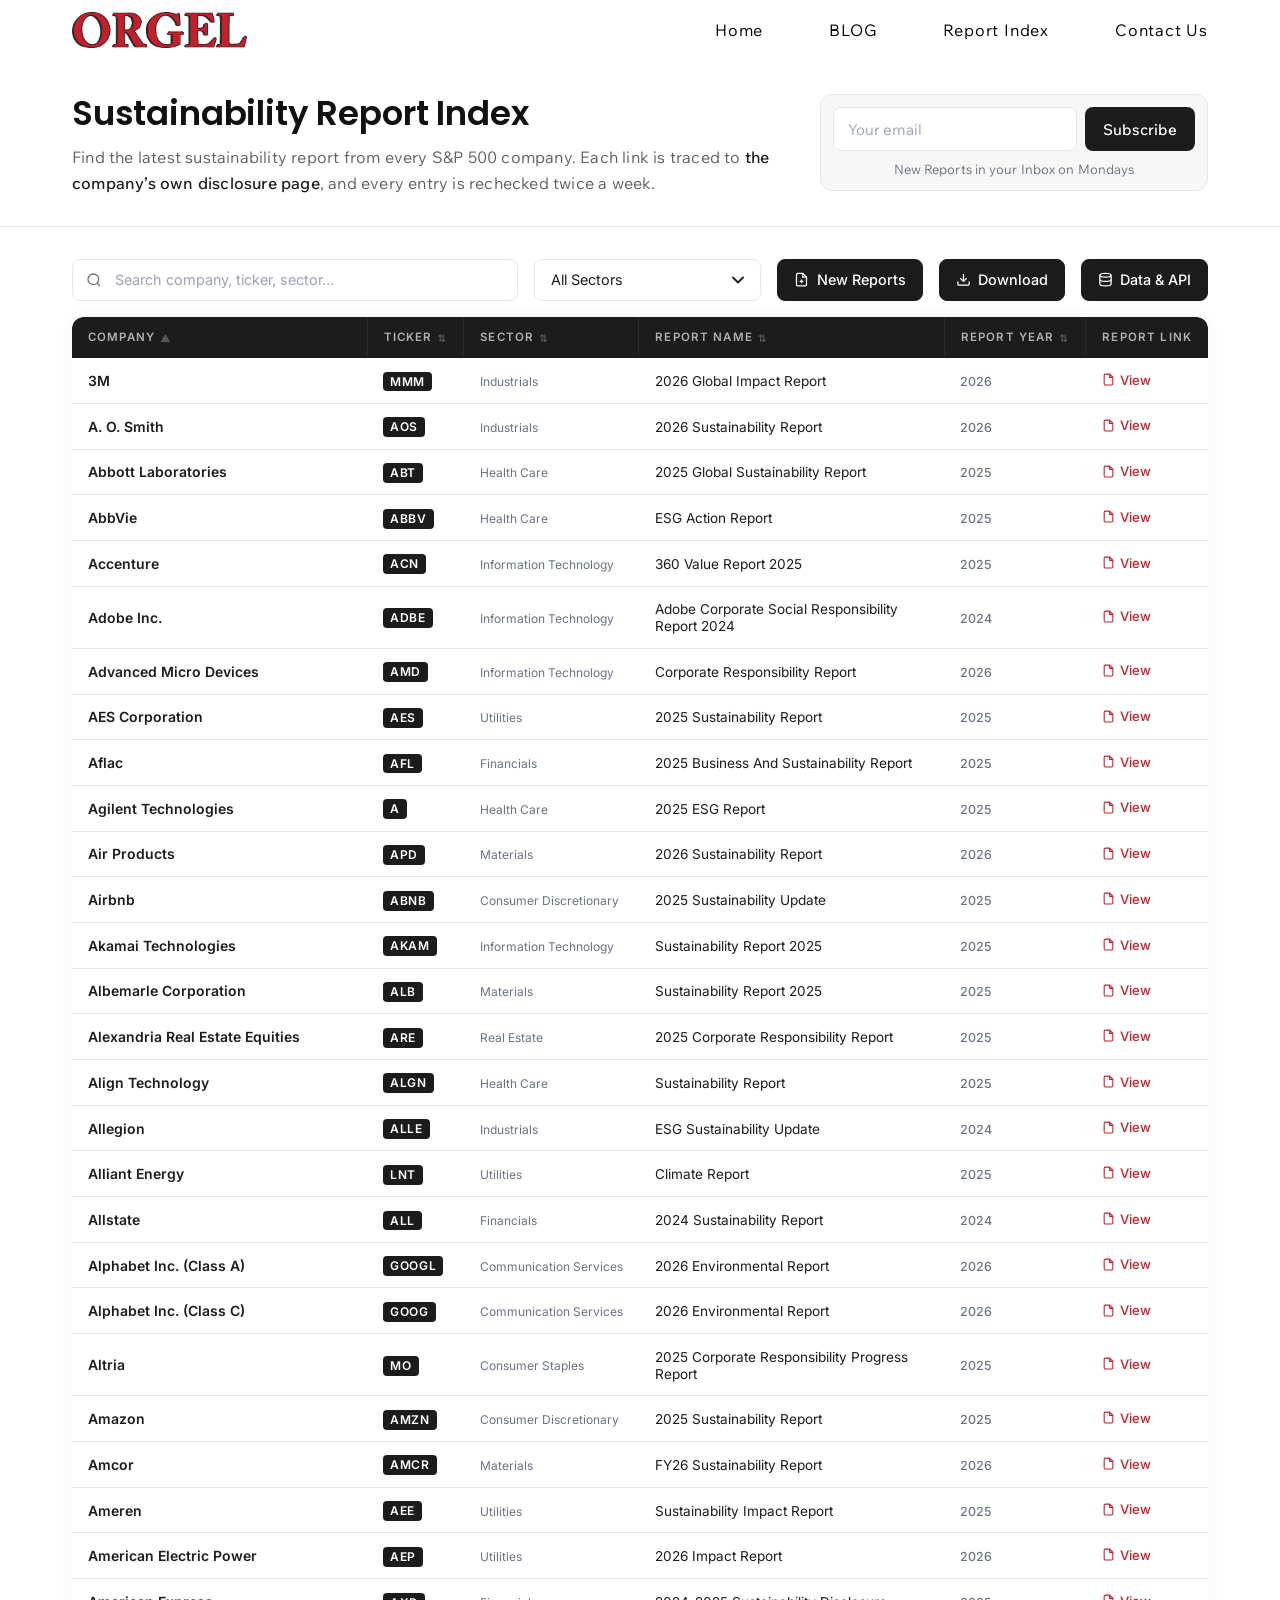
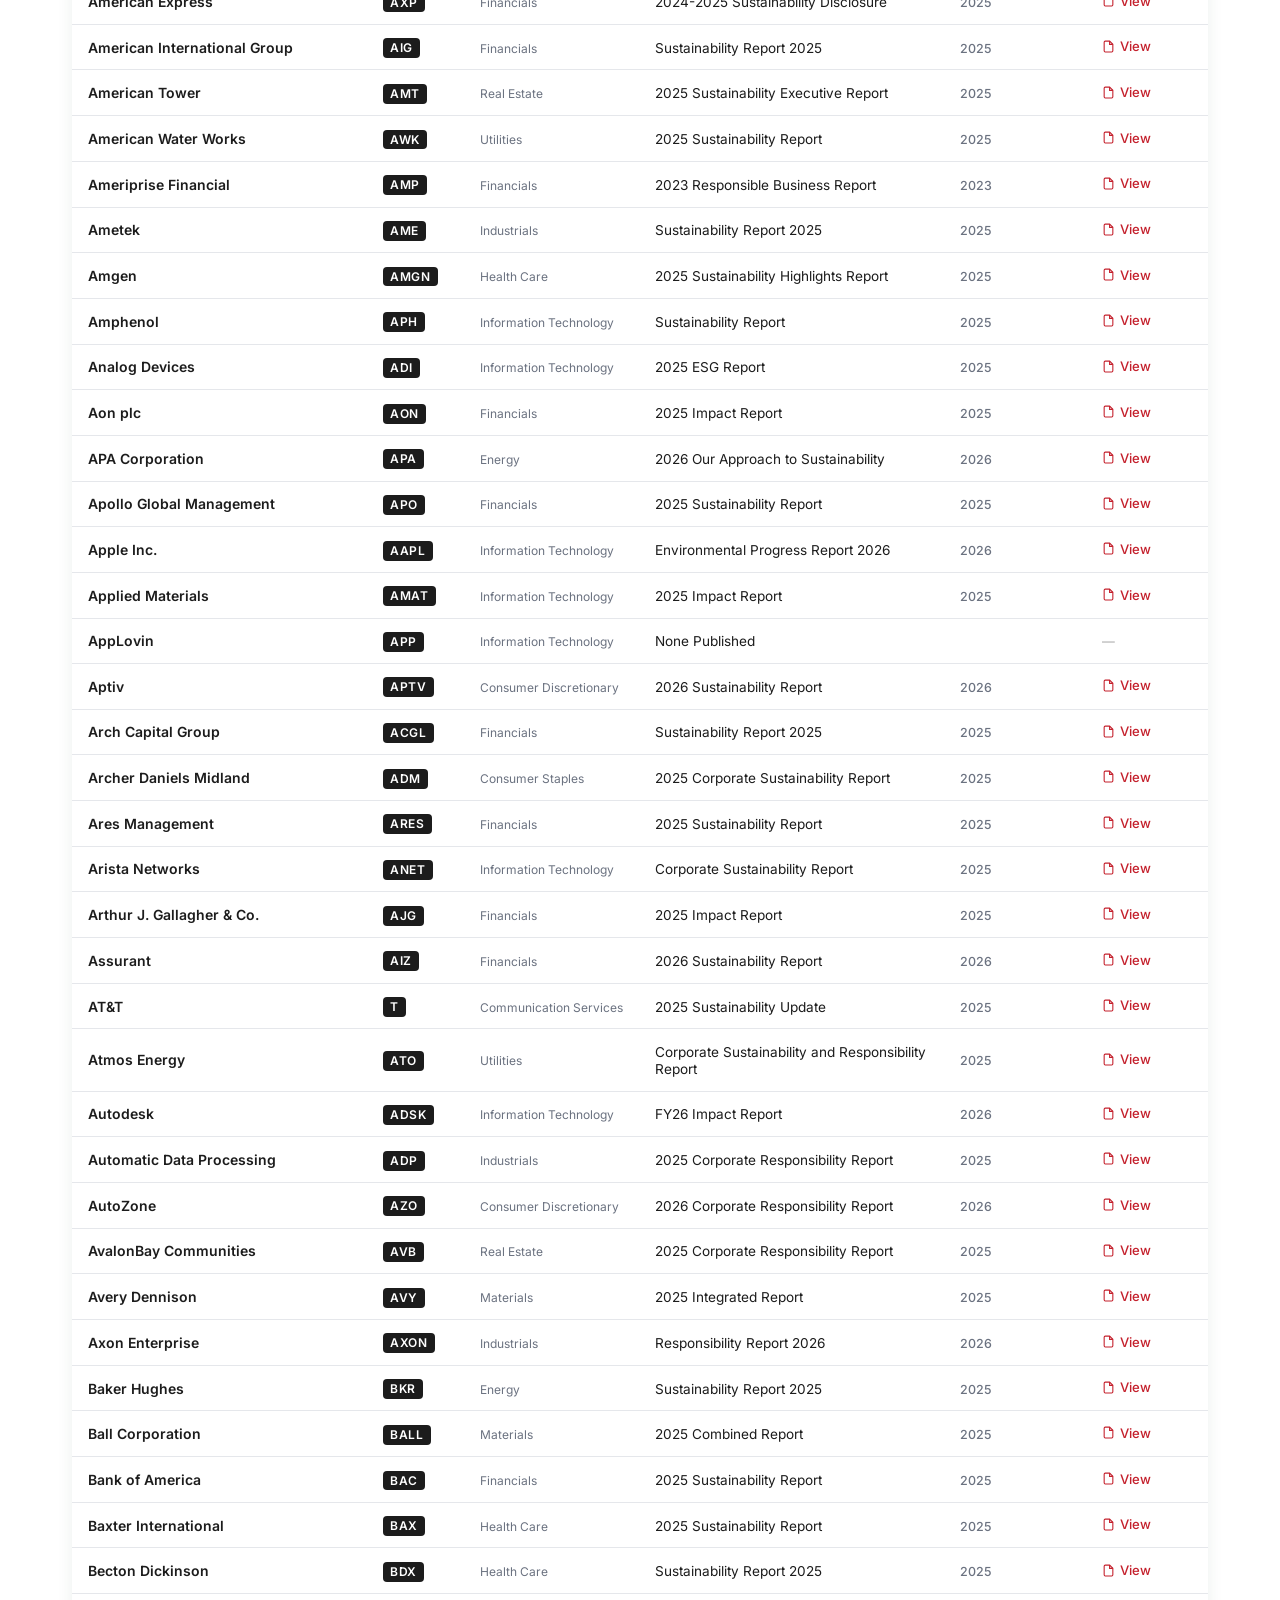
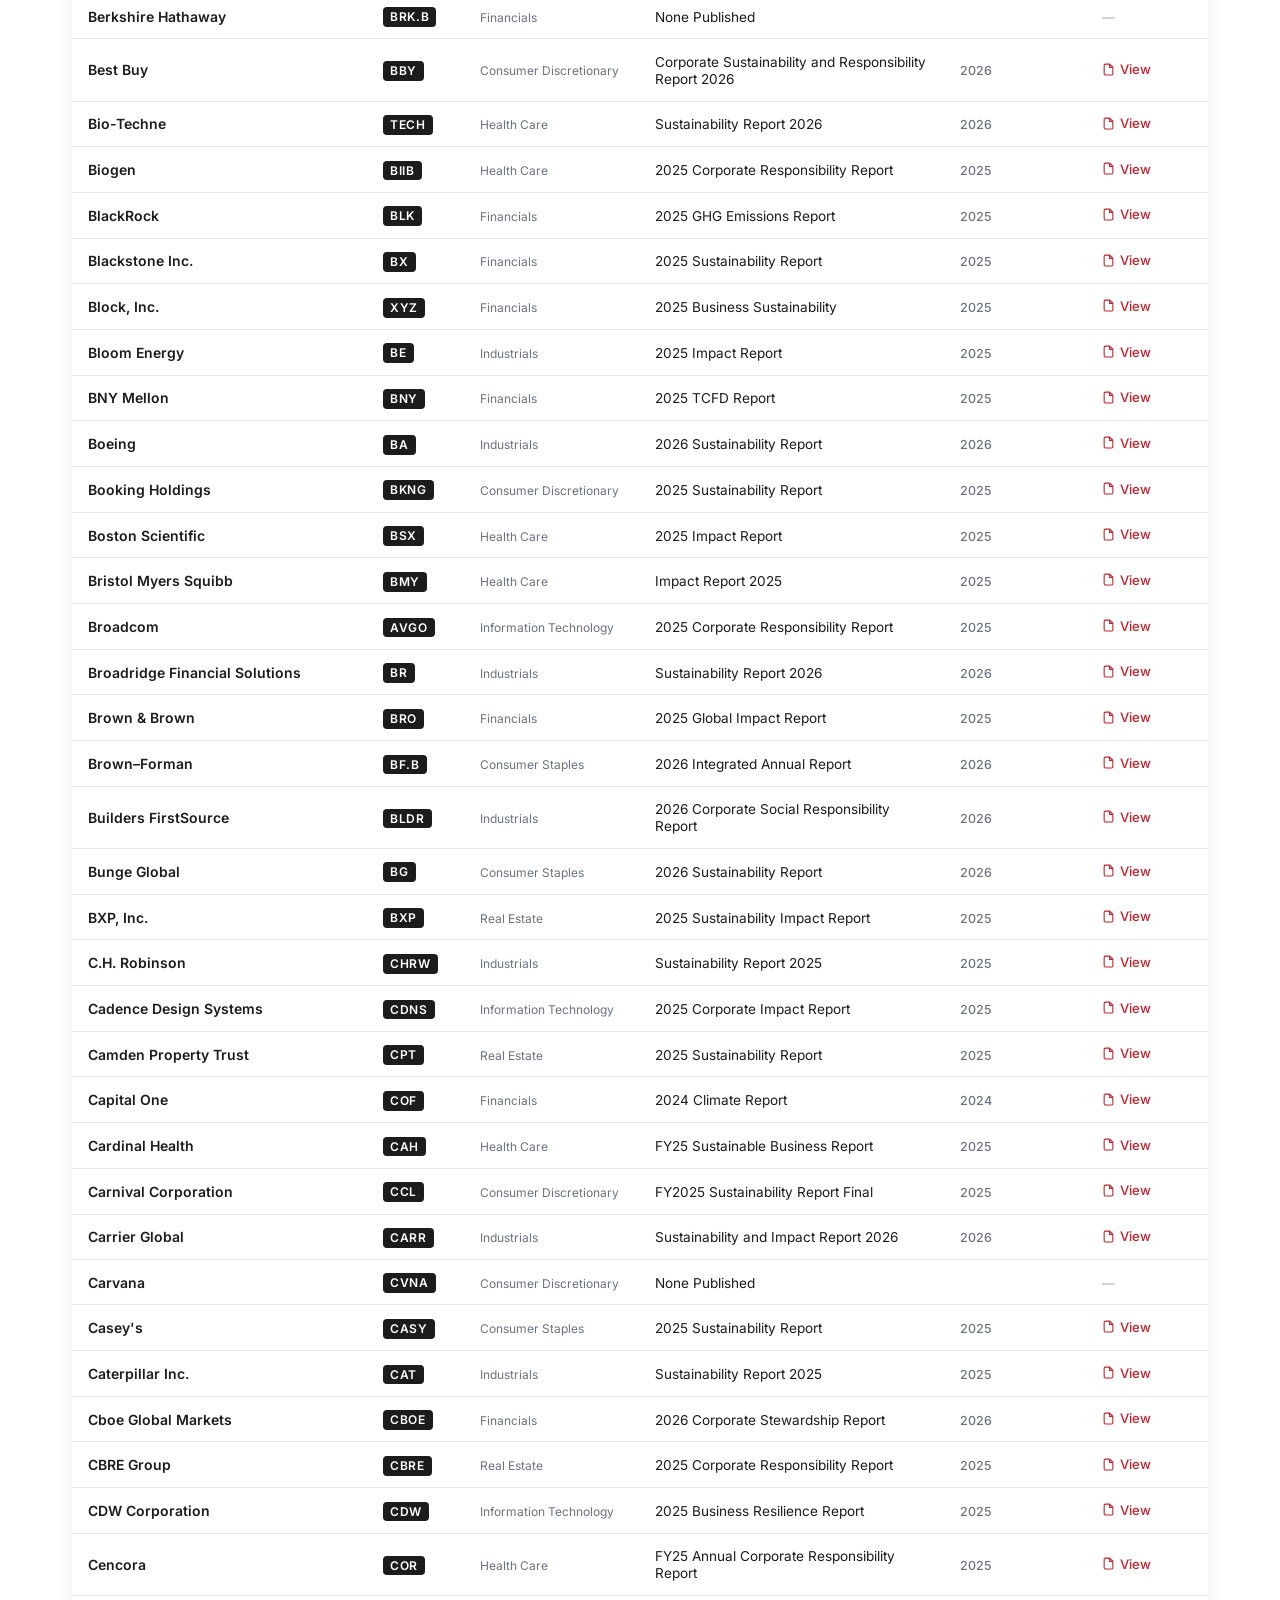
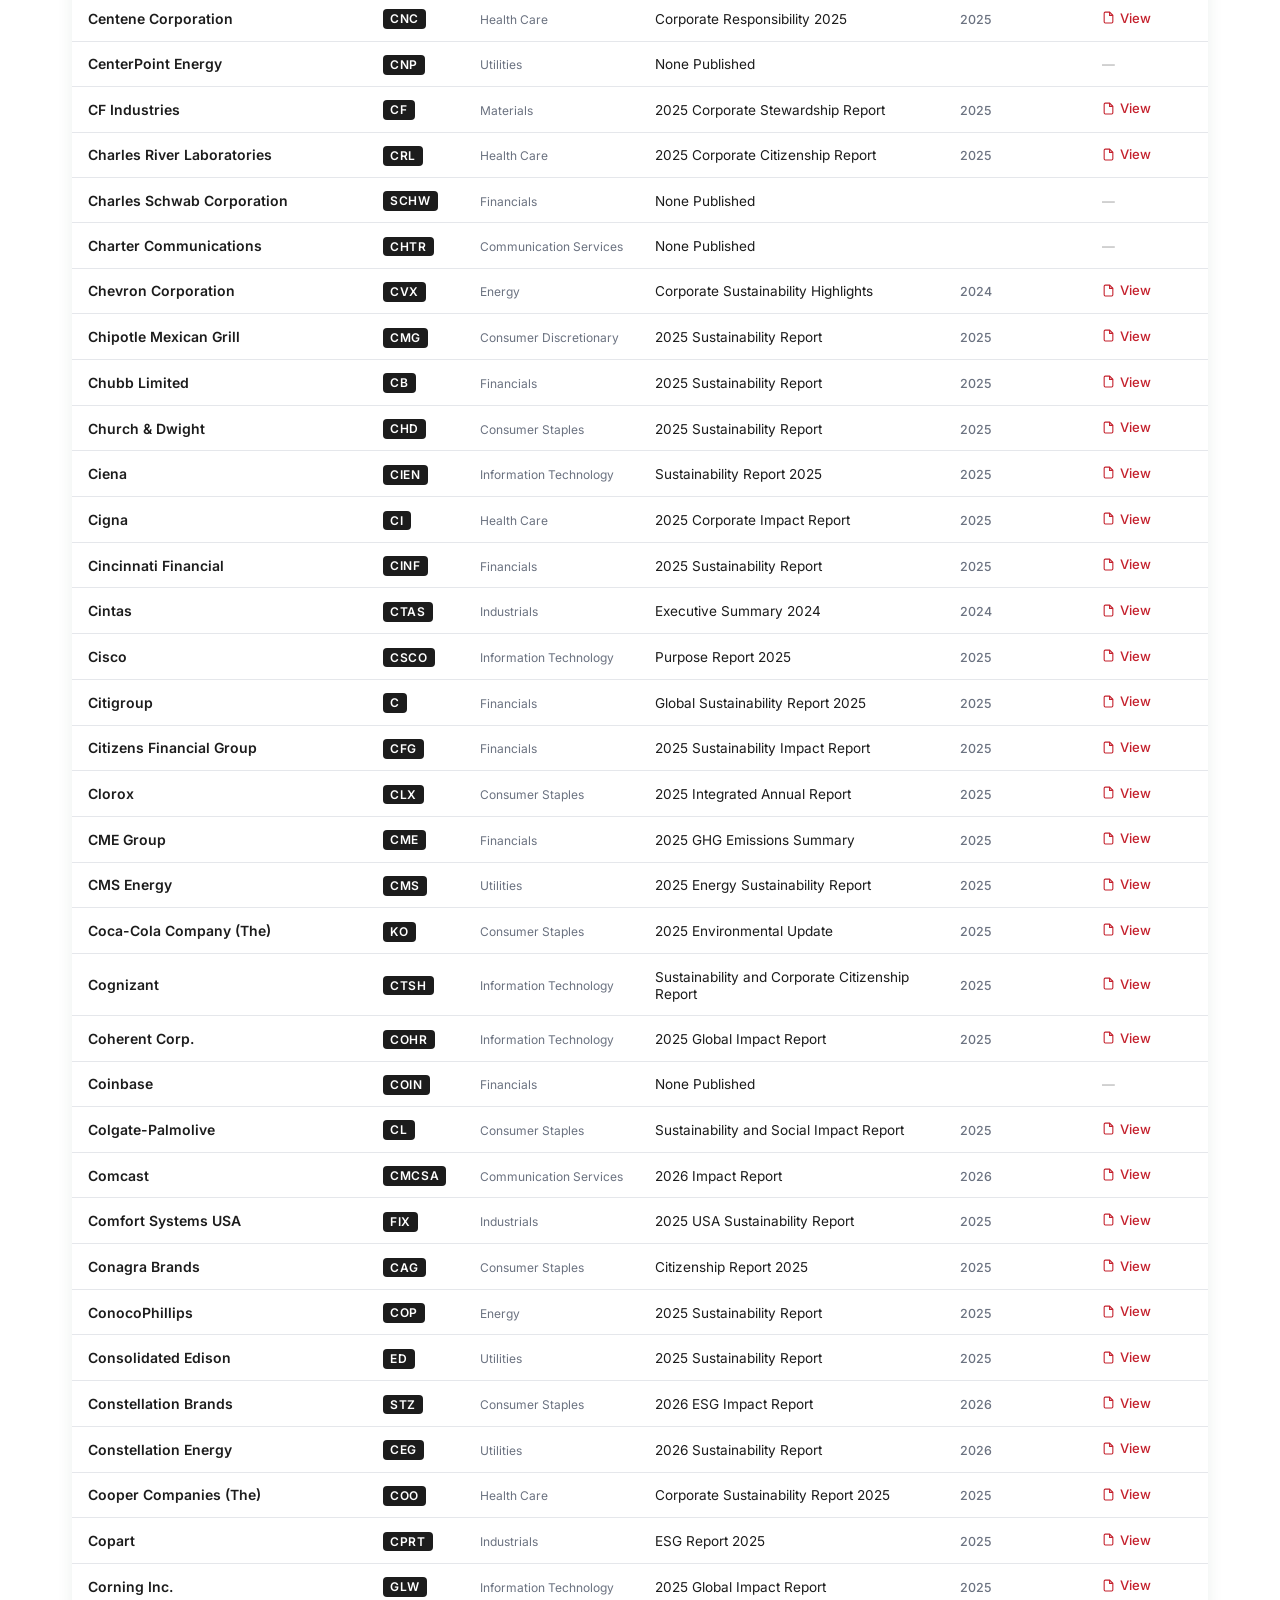
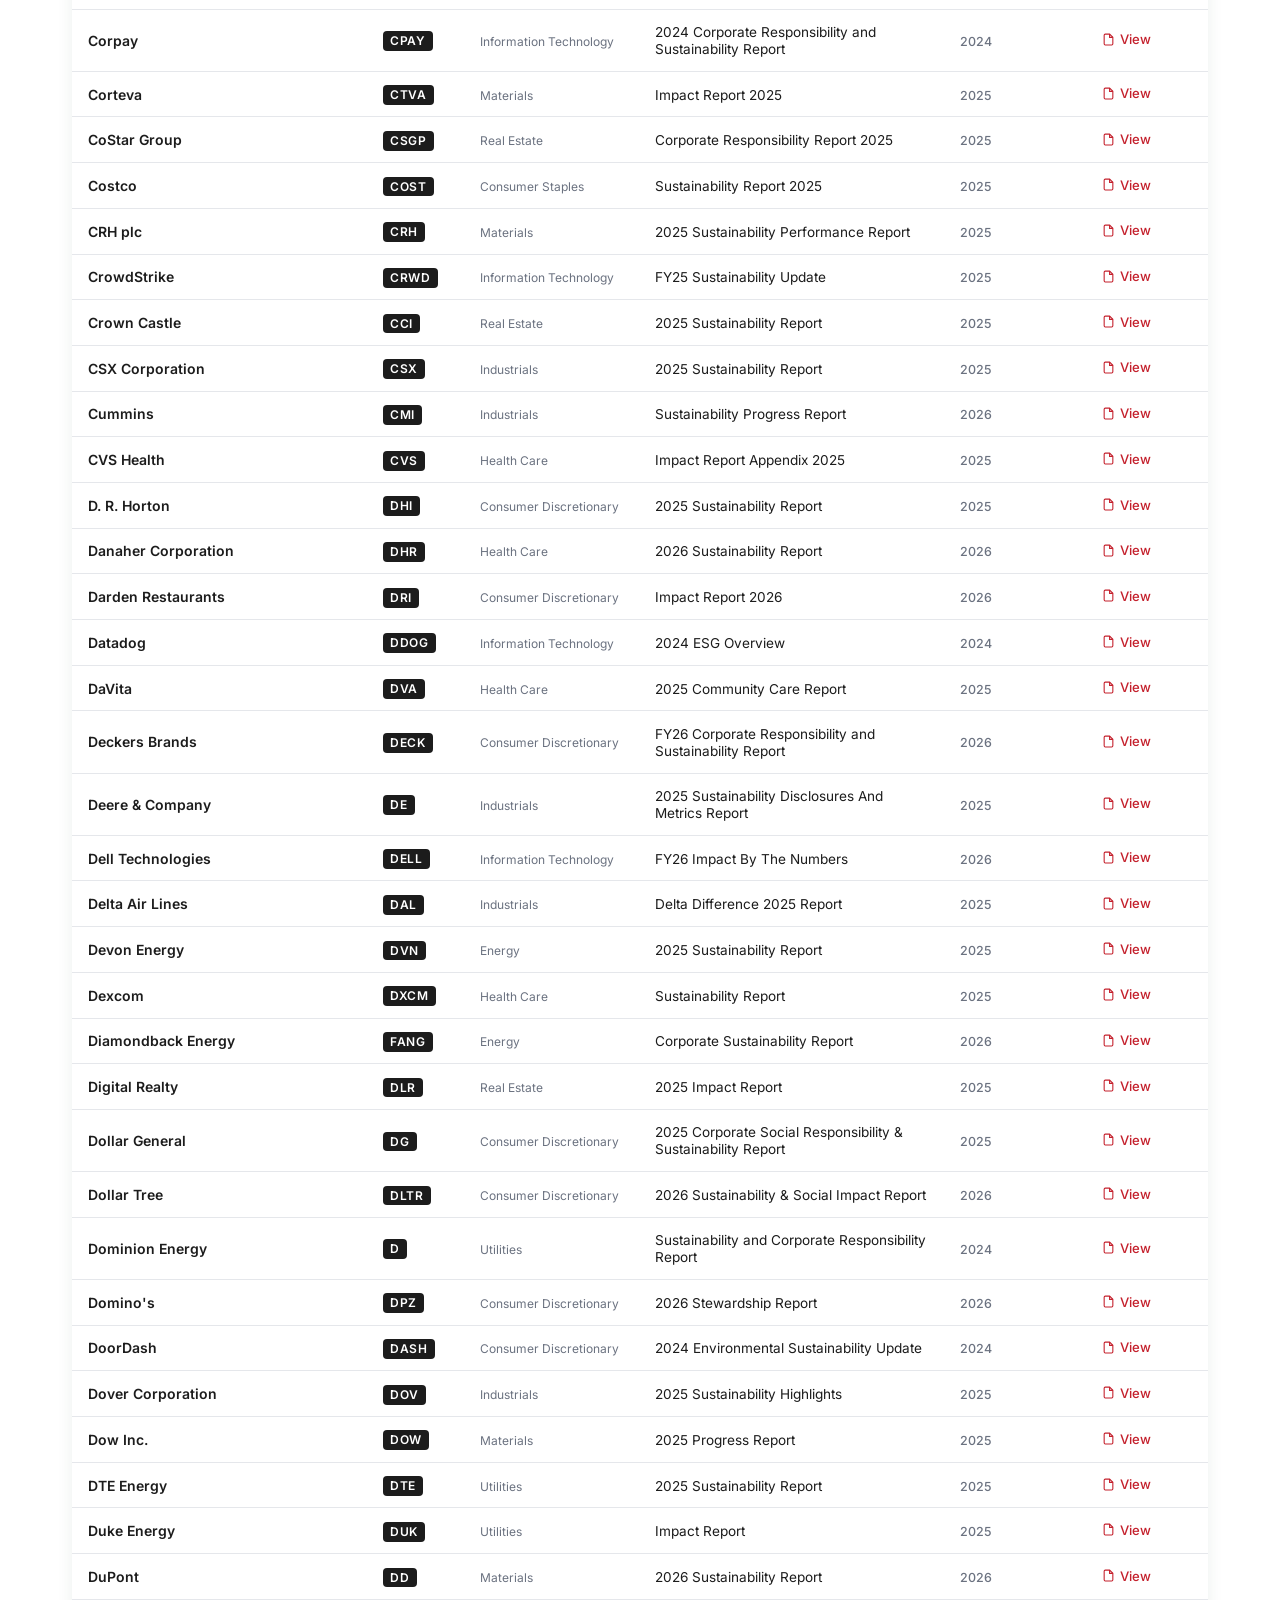
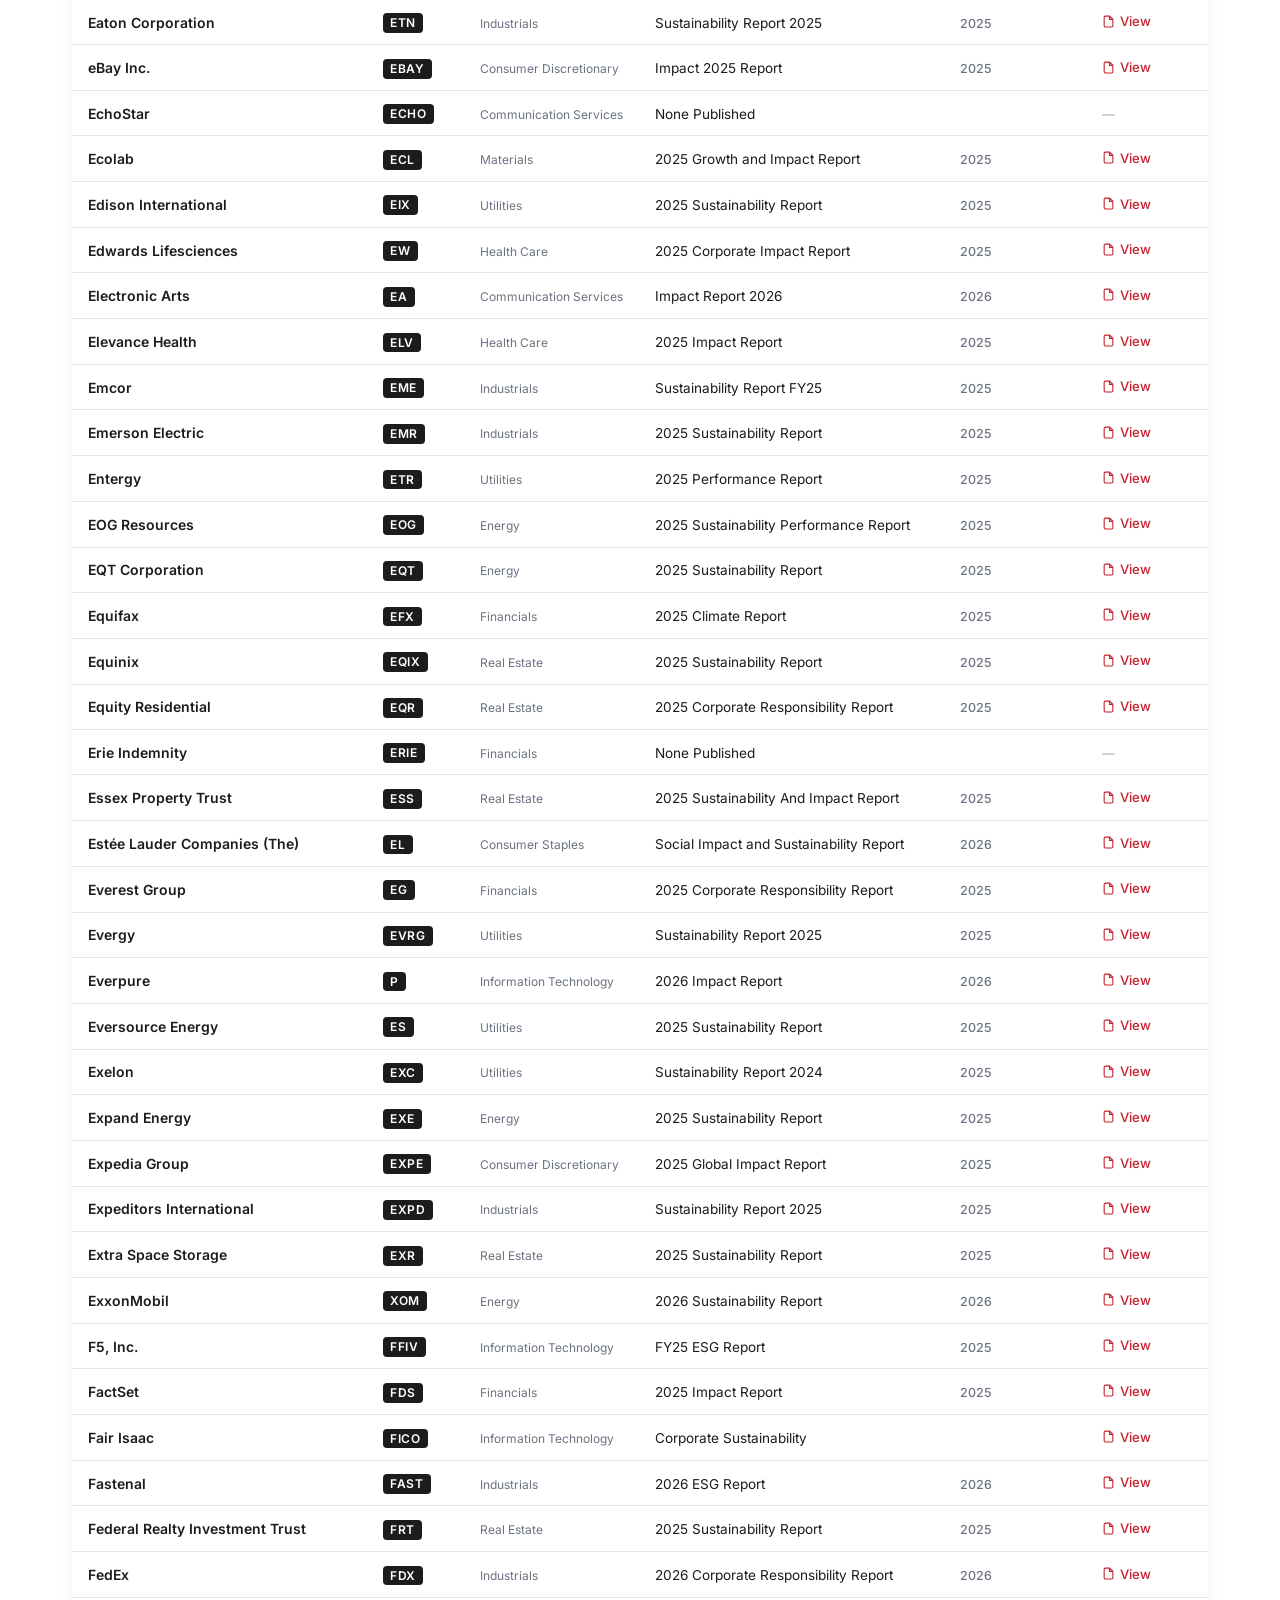
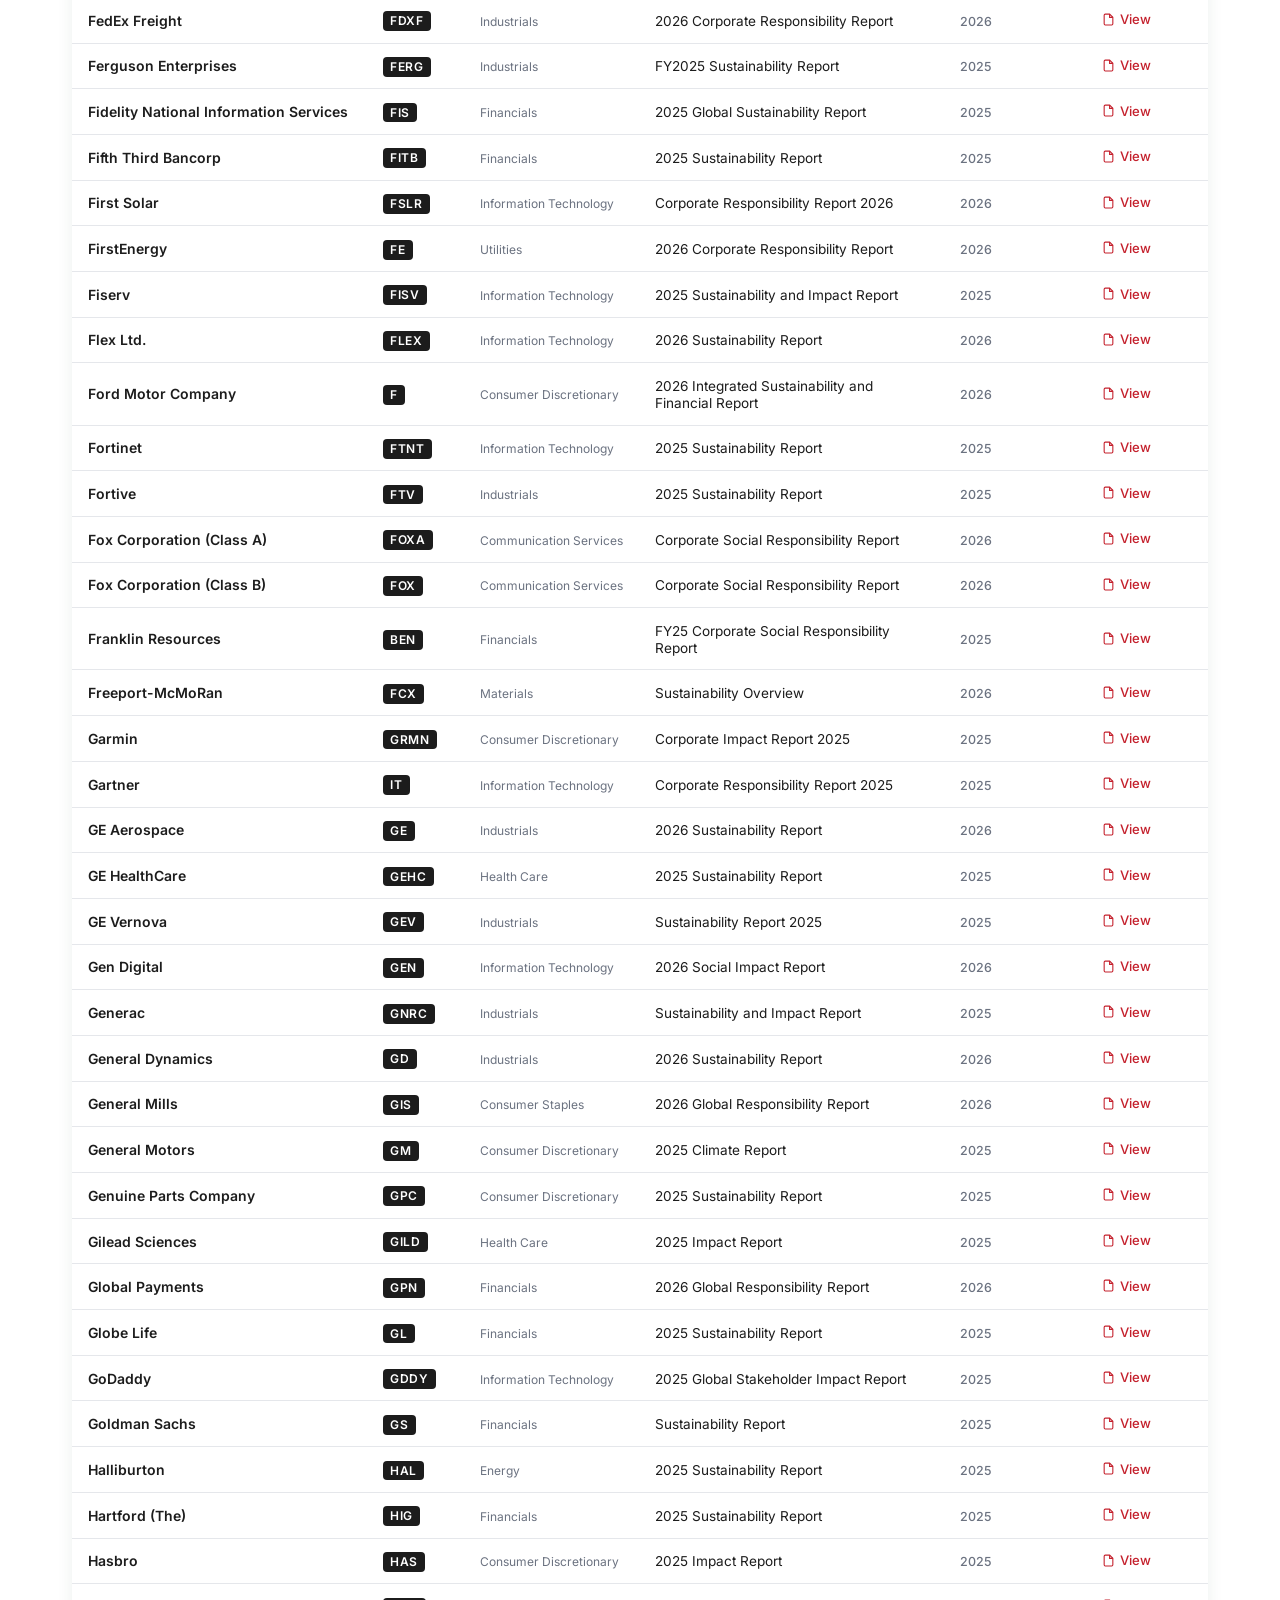
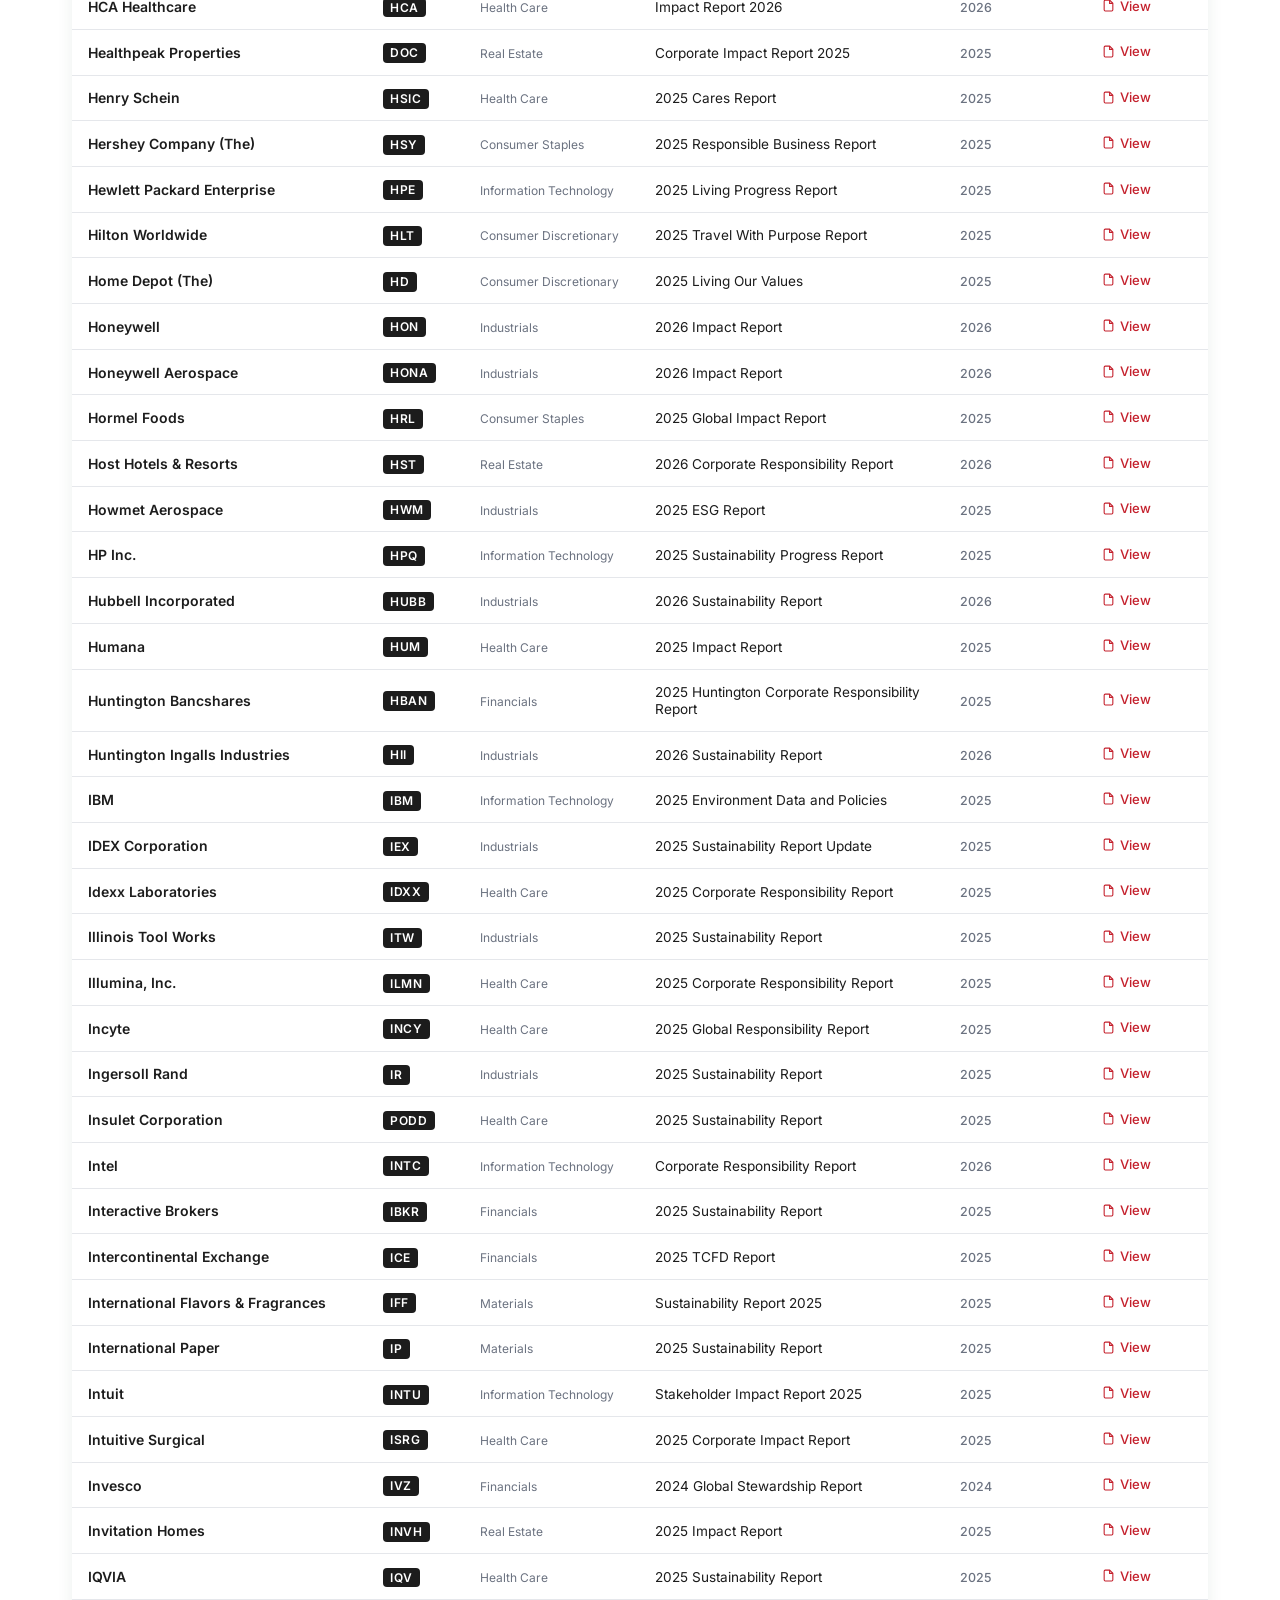
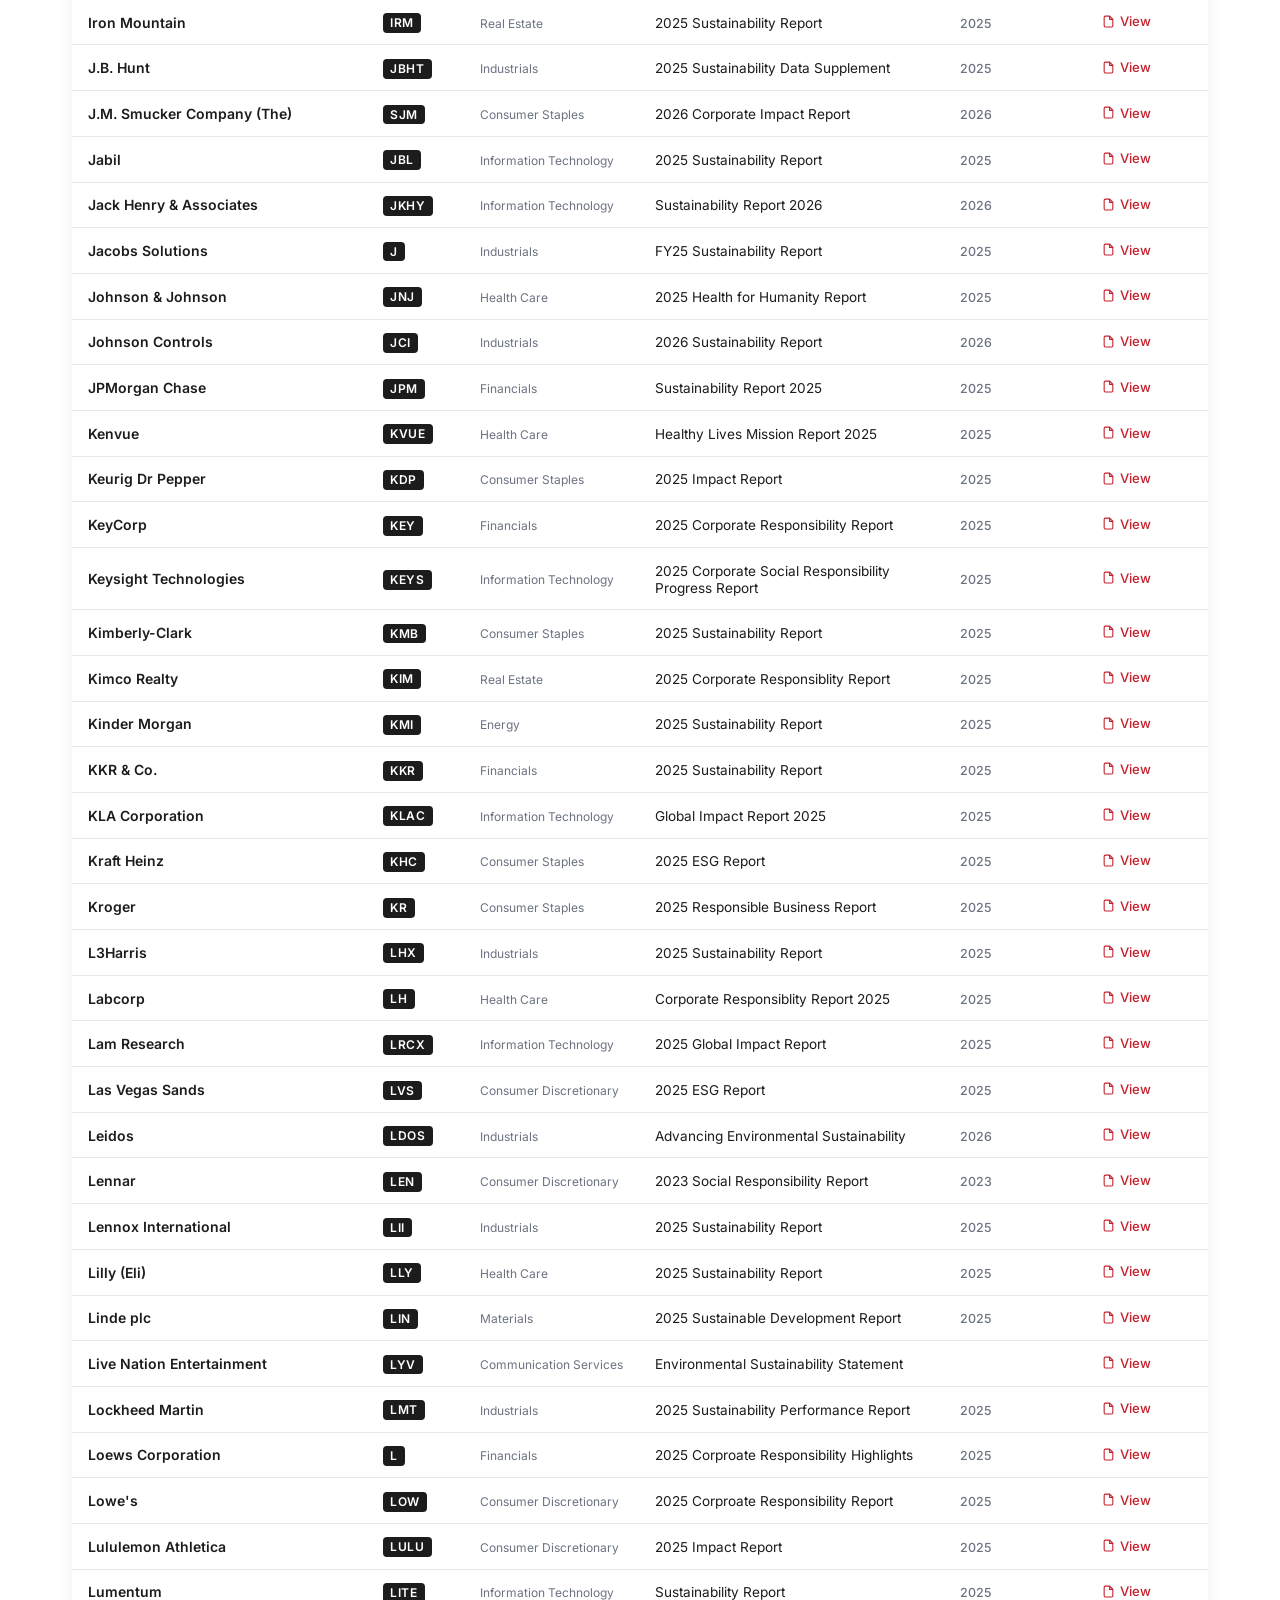
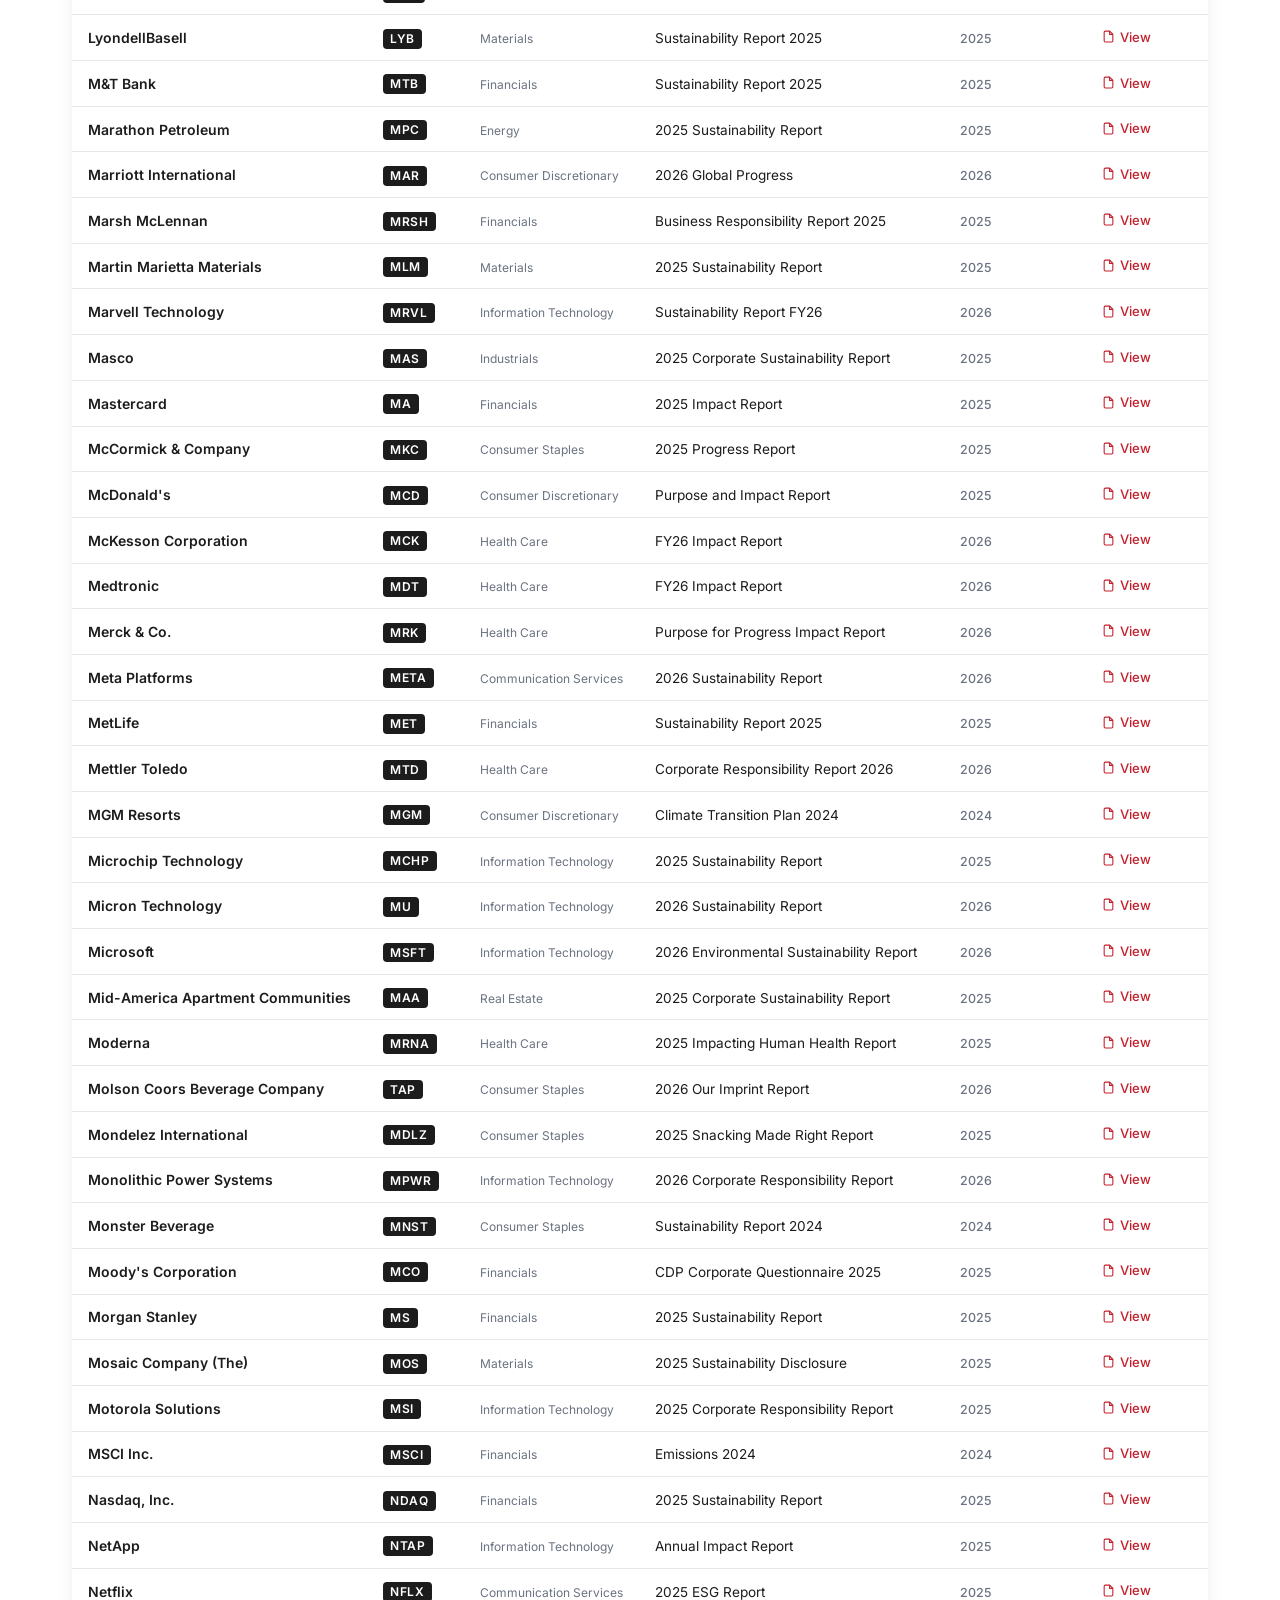
<file: index.html>
<!DOCTYPE html>
<html lang="en">
<head>
  <meta charset="UTF-8" />
  <meta name="viewport" content="width=device-width, initial-scale=1.0"/>
  <title>ORGEL | Sustainability Report Index</title>
  <link href="https://fonts.googleapis.com/css2?family=Inter:wght@300;400;500;600&display=swap" rel="stylesheet"/>
  <style>
    *, *::before, *::after { box-sizing: border-box; margin: 0; padding: 0; }

    :root {
      --green-deep:   #1c1c1c;
      --green-mid:    #C4202C;
      --green-light:  #E8737A;
      --green-pale:   #FEF2F2;
      --cream:        #ffffff;
      --ink:          #1c1c1c;
      --ink-muted:    #6b7280;
      --rule:         #e5e7eb;
      --white:        #ffffff;
      --font-display: 'DM Serif Display', Georgia, serif;
      --font-body:    'Inter', system-ui, sans-serif;
    }

    body {
      font-family: var(--font-body);
      background: var(--cream);
      color: var(--ink);
      min-height: 100vh;
    }

    /* ── HEADER ── */
    header {
      background: var(--green-deep);
      padding: 2.5rem 2rem 2rem;
      border-bottom: 3px solid #C4202C;
    }

    .header-inner {
      max-width: 1200px;
      margin: 0 auto;
    }

    .eyebrow {
      font-size: 0.7rem;
      font-weight: 600;
      letter-spacing: 0.18em;
      text-transform: uppercase;
      color: #E8737A;
      margin-bottom: 0.5rem;
    }

    header h1 {
      font-family: var(--font-display);
      font-size: clamp(1.8rem, 4vw, 3rem);
      color: var(--white);
      line-height: 1.1;
      margin-bottom: 0.75rem;
    }

    header p {
      color: #b0b0b0;
      font-size: 0.95rem;
      font-weight: 300;
      max-width: 560px;
      line-height: 1.6;
    }

    /* ── CONTROLS ── */
    .controls {
      max-width: 1200px;
      margin: 2rem auto 1rem;
      padding: 0 2rem;
      display: flex;
      gap: 1rem;
      align-items: center;
      flex-wrap: wrap;
    }

    .search-wrap {
      position: relative;
      flex: 1;
      min-width: 220px;
    }

    .search-wrap svg {
      position: absolute;
      left: 0.9rem;
      top: 50%;
      transform: translateY(-50%);
      color: var(--ink-muted);
      pointer-events: none;
    }

    #search {
      width: 100%;
      padding: 0.7rem 1rem 0.7rem 2.6rem;
      border: 1.5px solid var(--rule);
      border-radius: 8px;
      font-family: var(--font-body);
      font-size: 0.9rem;
      background: var(--white);
      color: var(--ink);
      transition: border-color 0.2s;
      outline: none;
    }

    #search:focus { border-color: #C4202C; }
    #search::placeholder { color: #9ca3af; }

    .filter-select {
      padding: 0.7rem 2.6rem 0.7rem 1rem;
      border: 1.5px solid var(--rule);
      border-radius: 8px;
      font-family: var(--font-body);
      font-size: 0.9rem;
      background: var(--white);
      color: var(--ink);
      cursor: pointer;
      outline: none;
      transition: border-color 0.2s;
      /* our own arrow, set in from the edge (2026-11-14, Kyle: the browser's own sat against the border) */
      -webkit-appearance: none;
      -moz-appearance: none;
      appearance: none;
      background-image: url("data:image/svg+xml,%3Csvg xmlns='http://www.w3.org/2000/svg' width='12' height='8' viewBox='0 0 12 8'%3E%3Cpath d='M1 1.5l5 5 5-5' fill='none' stroke='%231c1c1c' stroke-width='1.8' stroke-linecap='round' stroke-linejoin='round'/%3E%3C/svg%3E");
      background-repeat: no-repeat;
      background-position: right 1rem center;
      background-size: 12px 8px;
    }

    .filter-select:focus { border-color: #C4202C; }

    .download-btn {
      display: inline-flex;
      align-items: center;
      justify-content: center;
      gap: 0.45rem;
      padding: 0.7rem 1rem;
      border: 1.5px solid #1c1c1c;
      border-radius: 8px;
      background: #1c1c1c;
      color: var(--white);
      font-family: var(--font-body);
      font-size: 0.9rem;
      font-weight: 500;
      cursor: pointer;
      white-space: nowrap;
      transition: background 0.15s, border-color 0.15s;
    }

    .download-btn:hover { background: #C4202C; border-color: #C4202C; }
    .download-btn:disabled { opacity: 0.6; cursor: progress; }

    .data-btn {
      display: inline-flex;
      align-items: center;
      justify-content: center;
      gap: 0.45rem;
      padding: 0.7rem 1rem;
      border: 1.5px solid #1c1c1c;
      border-radius: 8px;
      background: #1c1c1c;
      color: var(--white);
      font-family: var(--font-body);
      font-size: 0.9rem;
      font-weight: 500;
      text-decoration: none;
      white-space: nowrap;
      transition: background 0.15s, border-color 0.15s;
    }

    /* same look as the Download button (2026-11-14, Kyle) */
    .data-btn:hover { background: #C4202C; border-color: #C4202C; color: var(--white); }

    /* ── TABLE WRAPPER ── */
    .table-wrap {
      max-width: 1200px;
      /* room for the table's shadow and rounded corners inside this box, which clips what is
         outside it because it scrolls sideways (2026-11-15); the margins give the same room back */
      margin: -14px auto 1.5rem;
      padding: 14px 2rem 24px;
      overflow-x: auto;
    }

    table {
      width: 100%;
      border-collapse: collapse;
      font-size: 0.875rem;
      background: var(--white);
      border-radius: 12px;
      overflow: hidden;
      box-shadow: 0 2px 16px rgba(26,58,42,0.08);
    }

    /* ── THEAD ── */
    thead tr {
      background: var(--green-deep);
    }

    th {
      padding: 0.85rem 1rem;
      text-align: left;
      font-size: 0.72rem;
      font-weight: 600;
      letter-spacing: 0.1em;
      text-transform: uppercase;
      color: #b0b0b0;
      white-space: nowrap;
      user-select: none;
      cursor: pointer;
      transition: color 0.15s;
      border-right: 1px solid rgba(255,255,255,0.06);
    }

    th:last-child { border-right: none; }

    th:hover { color: var(--white); }

    th .sort-icon {
      display: inline-block;
      margin-left: 5px;
      opacity: 0.4;
      font-size: 0.65rem;
      vertical-align: middle;
    }

    th.sort-asc .sort-icon::after  { content: ' ▲'; opacity: 1; }
    th.sort-desc .sort-icon::after { content: ' ▼'; opacity: 1; }
    th:not(.sort-asc):not(.sort-desc) .sort-icon::after { content: ' ⇅'; }

    /* ── TBODY ── */
    tbody tr {
      border-bottom: 1px solid var(--rule);
      transition: background 0.12s;
    }

    tbody tr:last-child { border-bottom: none; }
    tbody tr:hover { background: var(--green-pale); }

    td {
      padding: 0.85rem 1rem;
      vertical-align: middle;
      color: var(--ink);
    }

    .company-name {
      font-weight: 600;
      color: #1c1c1c;
      white-space: nowrap;
    }

    /* 2026-11-25: when the site is built, each name links to the company's own page.
       2026-11-26: the name looks like a link - the site's red, underlined - so it is plain that it can be clicked. */

    a.company-name { color: #C4202C; text-decoration: underline; text-decoration-thickness: 1px; text-underline-offset: 3px; }

    a.company-name:hover { color: #9c1822; text-decoration-thickness: 2px; }

    .ticker {
      font-size: 0.75rem;
      font-weight: 600;
      color: var(--white);
      background: #1c1c1c;
      padding: 0.15rem 0.45rem;
      border-radius: 4px;
      letter-spacing: 0.05em;
    }

    .report-link {
      display: inline-flex;
      align-items: center;
      gap: 0.3rem;
      color: var(--green-mid);
      font-weight: 500;
      text-decoration: none;
      font-size: 0.82rem;
      border-bottom: 1px solid transparent;
      transition: border-color 0.15s, color 0.15s;
    }

    .report-link:hover {
      color: var(--green-deep);
      border-bottom-color: var(--green-mid);
    }

    .sector-tag {
      font-size: 0.75rem;
      color: var(--ink-muted);
      white-space: nowrap;
    }

    .year-chip {
      font-size: 0.78rem;
      font-weight: 500;
      color: var(--ink-muted);
    }

    .report-name {
      font-size: 0.85rem;
      color: var(--ink);
    }

    /* ── LOADING / EMPTY ── */
    .state-row td {
      text-align: center;
      padding: 3rem;
      color: var(--ink-muted);
      font-size: 0.9rem;
    }

    .spinner {
      display: inline-block;
      width: 20px;
      height: 20px;
      border: 2px solid var(--rule);
      border-top-color: #C4202C;
      border-radius: 50%;
      animation: spin 0.7s linear infinite;
      margin-right: 0.5rem;
      vertical-align: middle;
    }

    @keyframes spin { to { transform: rotate(360deg); } }

    /* ── FOOTER ── */
    footer {
      text-align: center;
      padding: 2rem;
      font-size: 0.78rem;
      color: var(--ink-muted);
      border-top: 1px solid var(--rule);
    }

    footer a { color: #C4202C; text-decoration: none; }

    @media (max-width: 640px) {
      .controls { flex-direction: column; align-items: stretch; }
      th, td { padding: 0.7rem 0.6rem; }
    }
  /* ===== ORGEL site chrome - measured against www.orgel.us 2026-09-02 =====
   Bar 60px tall, white, no rule. Nav: Wix Madefor Text 16px / 400 / 0.8px
   tracking, pure black, 66px between items. orgel.us does NOT highlight the
   current page (BLOG stays black while you are on the blog), so neither do we.
   Headings on orgel.us are Poppins SemiBold - the h1 follows suit.
   Container is 1200px to line up with the table below, not orgel.us 980px. */
header.orgel-bar{background:#fff;border:0;padding:0;margin:0;color:#000;text-align:left}
.orgel-bar .ob-inner,.orgel-band .ob-inner{max-width:1200px;margin:0 auto;padding:0 32px}
.orgel-bar .ob-inner{display:flex;align-items:center;justify-content:space-between;gap:32px;height:60px}
.ob-brand{display:block;line-height:0;text-decoration:none}
.ob-brand img{height:36px;width:auto;display:block}
.ob-nav{display:flex;align-items:center;gap:66px}
.ob-nav a,.ob-nav .ob-here{font-family:"Wix Madefor Text",-apple-system,"Helvetica Neue",Helvetica,Arial,sans-serif;font-size:16px;font-weight:400;letter-spacing:.8px;text-decoration:none;color:#000;white-space:nowrap}
.ob-nav a{transition:color .15s ease}
.ob-nav a:hover{color:rgba(196,32,44,.8)}
.orgel-band{background:#fff;border-bottom:1px solid #E8E8E8}
.orgel-band .ob-inner{padding-top:34px;padding-bottom:30px}
.orgel-band h1{font-family:Poppins,"Wix Madefor Text",system-ui,sans-serif;font-weight:600;font-size:34px;line-height:1.15;letter-spacing:-.005em;color:#111;margin:0 0 12px;white-space:nowrap}
.orgel-band p{font-family:"Wix Madefor Text",-apple-system,"Helvetica Neue",Helvetica,Arial,sans-serif;font-size:16px;line-height:1.6;letter-spacing:.2px;color:#5F5F5F;margin:0;max-width:70ch}
.orgel-band p b{color:#1C1C1C;font-weight:500}
/* ===== Email alerts in the header band (2026-11-14) =====
   One bordered card right of the title, on its line (Kyle: "all in one box so it is clearly one
   thing"); stacks under the text below 980px. On success the form gives way to a green check
   and one line, centred in the same card. */
.ob-split{display:flex;align-items:flex-start;justify-content:space-between;gap:40px}
.ob-text{flex:1 1 auto;min-width:0}
.ob-alerts{flex:0 0 388px;width:388px;box-sizing:border-box;padding:12px 12px 10px;border:1.5px solid #e5e7eb;border-radius:12px;background:#F7F7F8}
.ob-alerts [hidden]{display:none!important}
.oa-row{display:flex;gap:8px}
.oa-row input{flex:1 1 auto;min-width:0;height:44px;box-sizing:border-box;padding:0 14px;border:1.5px solid #e5e7eb;border-radius:8px;background:#fff;color:#1c1c1c;font-family:"Wix Madefor Text",-apple-system,"Helvetica Neue",Helvetica,Arial,sans-serif;font-size:15px;outline:none;transition:border-color .15s}
.oa-row input::placeholder{color:#9ca3af}
.oa-row input:focus{border-color:#1c1c1c}
.oa-row input[aria-invalid=true]{border-color:#C4202C}
.oa-row button{flex:0 0 auto;height:44px;padding:0 18px;border:0;border-radius:8px;background:#1c1c1c;color:#fff;font-family:"Wix Madefor Text",-apple-system,"Helvetica Neue",Helvetica,Arial,sans-serif;font-size:15px;font-weight:500;cursor:pointer;white-space:nowrap;transition:background .15s}
.oa-row button:hover{background:#C4202C}
.oa-row button:disabled{opacity:.6;cursor:progress}
.orgel-band .oa-note{margin:9px 2px 0;font-size:13px;line-height:1.5;letter-spacing:.1px;color:#6b7280;max-width:none;text-align:center}
.orgel-band .oa-note.err{color:#C4202C}
.oa-sr,.oa-hp{position:absolute;left:-10000px;top:auto;width:1px;height:1px;overflow:hidden}
.oa-done{display:flex;flex-direction:column;align-items:center;justify-content:center;gap:8px;min-height:73px;text-align:center;outline:none}
.oa-done svg{display:block;flex:none}
.orgel-band .oa-done p{margin:0;max-width:none;font-size:15px;line-height:1.45;color:#5F5F5F}
.orgel-band .oa-done p b{display:block;color:#1C1C1C;font-weight:500}
@media (max-width:980px){.ob-split{flex-direction:column;gap:20px}.ob-alerts{flex:none;width:100%;max-width:460px}}
@media (max-width:1080px){.ob-nav{gap:40px}}
@media (max-width:980px){.orgel-band h1{font-size:32px;white-space:normal}.ob-nav{gap:28px}.ob-nav a,.ob-nav .ob-here{font-size:15px}}
@media (max-width:700px){.orgel-bar .ob-inner,.orgel-band .ob-inner{padding-left:18px;padding-right:18px}.orgel-bar .ob-inner{height:auto;flex-direction:column;align-items:flex-start;gap:12px;padding-top:14px;padding-bottom:14px}.ob-brand img{height:30px}.ob-nav{gap:22px;flex-wrap:wrap}.orgel-band .ob-inner{padding-top:24px;padding-bottom:22px}.orgel-band h1{font-size:26px}.orgel-band p{font-size:15px}}
/* ===== Sticky ORGEL bar (2026-11-14, Kyle): the logo and links stay at the top while the page
   scrolls. A hairline appears once content slides under it (.stuck, set by the script at the end
   of the page). On phones the bar is compact so it does not take over the screen. */
html{scroll-padding-top:76px}
header.orgel-bar{position:sticky;top:0;z-index:100;transition:box-shadow .2s ease}
header.orgel-bar.stuck{box-shadow:0 1px 0 #E8E8E8,0 6px 16px rgba(0,0,0,.05)}
@media (max-width:700px){html{scroll-padding-top:84px}.orgel-bar .ob-inner{gap:6px;padding-top:10px;padding-bottom:10px}.ob-brand img{height:26px}.ob-nav{gap:4px 18px}.ob-nav a,.ob-nav .ob-here{font-size:14px;letter-spacing:.4px}}
</style>
<link rel="preconnect" href="https://fonts.googleapis.com"><link rel="preconnect" href="https://fonts.gstatic.com" crossorigin><link href="https://fonts.googleapis.com/css2?family=Poppins:wght@400;600&family=Wix+Madefor+Text:wght@400;500&display=swap" rel="stylesheet">  <meta name="description" content="A free, continuously updated index of the latest sustainability report from every S&amp;P 500 company. Each link is traced to the company&#39;s own disclosure page, and every entry is rechecked twice a week."/>
  <link rel="canonical" href="https://reports.orgel.us/"/>
  <link rel="alternate" type="application/atom+xml" title="New sustainability reports (S&amp;P 500)" href="https://reports.orgel.us/feed.xml"/>
  <meta property="og:type" content="website"/>
  <meta property="og:url" content="https://reports.orgel.us/"/>
  <meta property="og:title" content="ORGEL | Sustainability Report Index"/>
  <meta property="og:description" content="A free, continuously updated index of the latest sustainability report from every S&amp;P 500 company. Each link is traced to the company&#39;s own disclosure page, and every entry is rechecked twice a week."/>
  <meta name="twitter:card" content="summary"/>
  <link rel="icon" type="image/png" sizes="32x32" href="/favicon-32.png"/>
  <link rel="icon" type="image/png" sizes="192x192" href="/favicon-192.png"/>
  <link rel="apple-touch-icon" sizes="180x180" href="/apple-touch-icon.png"/>
  <meta property="og:image" content="https://reports.orgel.us/og-image.png"/>
  <meta property="og:image:width" content="512"/>
  <meta property="og:image:height" content="512"/>
</head>
<body>

<header class="orgel-bar"><div class="ob-inner"><a class="ob-brand" href="https://www.orgel.us" aria-label="ORGEL home"><img src="[data-uri]" alt="ORGEL" width="525" height="108"></a><nav class="ob-nav"><a href="https://www.orgel.us">Home</a><a href="https://www.orgel.us/blog">BLOG</a><span class="ob-here" aria-current="page">Report Index</span><a href="https://www.orgel.us">Contact Us</a></nav></div></header><section class="orgel-band"><div class="ob-inner ob-split"><div class="ob-text"><h1>Sustainability Report Index</h1><p>Find the latest sustainability report from every S&amp;P&nbsp;500 company. Each link is traced to <b>the company&rsquo;s own disclosure page</b>, and every entry is rechecked twice a week.</p></div><!-- sign-up box: build.mjs copies it, with its script below, onto every company page and the new-reports page --><div class="ob-alerts" id="alerts" aria-live="polite"><form class="oa-form" id="oa-form" novalidate><label class="oa-sr" for="oa-email">Email address for new-report alerts</label><div class="oa-row"><input id="oa-email" type="email" name="email" placeholder="Your email" autocomplete="email" maxlength="254" required/><button id="oa-btn" type="submit">Subscribe</button></div><input class="oa-hp" id="oa-company" type="text" name="company" tabindex="-1" autocomplete="off" aria-hidden="true"/><p class="oa-note" id="oa-note">New Reports in your Inbox on Mondays</p></form><div class="oa-done" id="oa-done" tabindex="-1" hidden><svg width="36" height="36" viewBox="0 0 36 36" aria-hidden="true"><circle cx="18" cy="18" r="18" fill="#16a34a"/><path d="M10.5 18.5l5 5 10-10.5" fill="none" stroke="#fff" stroke-width="3" stroke-linecap="round" stroke-linejoin="round"/></svg><p><b id="oa-done-b">You&rsquo;re now subscribed.</b>New reports are sent by email on Mondays.</p></div></div><!-- /sign-up box --></div></section>

<div class="controls">
  <div class="search-wrap">
    <svg width="16" height="16" fill="none" stroke="currentColor" stroke-width="2" viewBox="0 0 24 24">
      <circle cx="11" cy="11" r="8"/><line x1="21" y1="21" x2="16.65" y2="16.65"/>
    </svg>
    <input id="search" type="text" placeholder="Search company, ticker, sector…" autocomplete="off"/>
  </div>

  <select id="sector-filter" class="filter-select">
    <option value="">All Sectors</option>
  </select>

  <!-- 2026-11-26 (Kyle): the New Reports page is linked here, and only here, in the place of the second filter. -->
  <a class="data-btn" href="/new" title="Sustainability reports added to the index, newest first">
    <svg width="15" height="15" fill="none" stroke="currentColor" stroke-width="2" viewBox="0 0 24 24" aria-hidden="true"><path d="M14 2H6a2 2 0 0 0-2 2v16a2 2 0 0 0 2 2h12a2 2 0 0 0 2-2V8z"/><polyline points="14 2 14 8 20 8"/><line x1="12" y1="18" x2="12" y2="12"/><line x1="9" y1="15" x2="15" y2="15"/></svg>
    <span>New Reports</span>
  </a>

  <button id="download-xlsx" class="download-btn" type="button" title="Download the rows shown below as an Excel workbook">
    <svg width="15" height="15" fill="none" stroke="currentColor" stroke-width="2" viewBox="0 0 24 24" aria-hidden="true"><path d="M21 15v4a2 2 0 0 1-2 2H5a2 2 0 0 1-2-2v-4"/><polyline points="7 10 12 15 17 10"/><line x1="12" y1="15" x2="12" y2="3"/></svg>
    <span>Download</span>
  </button>

  <a class="data-btn" href="/developers" title="JSON and CSV API, raw data, and how to use them">
    <svg width="15" height="15" fill="none" stroke="currentColor" stroke-width="2" viewBox="0 0 24 24" aria-hidden="true"><ellipse cx="12" cy="5" rx="9" ry="3"/><path d="M21 12c0 1.66-4 3-9 3s-9-1.34-9-3"/><path d="M3 5v14c0 1.66 4 3 9 3s9-1.34 9-3V5"/></svg>
    <span>Data &amp; API</span>
  </a>
</div>

<div class="table-wrap">
  <table id="main-table">
    <thead>
      <tr>
        <th data-col="Company Name">Company<span class="sort-icon"></span></th>
        <th data-col="Ticker">Ticker<span class="sort-icon"></span></th>
        <th data-col="Sector / Industry">Sector<span class="sort-icon"></span></th>
        <th data-col="Report Name">Report Name<span class="sort-icon"></span></th>
        <th data-col="Report Year">Report Year<span class="sort-icon"></span></th>
        <th>Report Link</th>
      </tr>
    </thead>
    <tbody id="table-body">
      <tr class="state-row">
        <td colspan="6"><span class="spinner"></span> Loading reports…</td>
      </tr>
    </tbody>
  </table>
</div>


<script>
  // Data is published to data.json by n8n once the review queue is clear.
  // No API credentials belong in this file - it is served publicly.

  let allRecords = [];
  let currentRecords = [];   // what the table is showing right now - the Excel export uses this
  let sortCol    = 'Company Name';
  let sortDir    = 'asc';

  // ── REPORT LINK RESOLUTION ─────────────────────────────────────────────────
  // Some rows have no real Report URL or Landing Page — Airtable stores that as
  // either an empty cell or the literal placeholder text "None Published".
  // Treat both the same way: if Report URL is unusable, fall back to Landing
  // Page; if both are unusable, the company still appears in the table (see
  // renderTable below) but with no "View PDF" / "View Page" link — just a
  // dash — instead of being hidden from the site.
  function isUnusableUrl(value) {
    if (!value) return true;
    const v = String(value).trim().toLowerCase();
    return v === '' || v === 'none published';
  }

  function resolveReportLink(f) {
    const reportUrl  = f['Report URL'];
    const landingUrl = f['Landing Page URL'] ?? f['Landing Page'];
    if (!isUnusableUrl(reportUrl))  return { url: String(reportUrl).trim(),  label: 'View' };
    if (!isUnusableUrl(landingUrl)) return { url: String(landingUrl).trim(), label: 'View' };
    // Both fields are "None Published" (or blank) — no link exists.
    // renderTable shows a dash for this row instead of a link.
    return null;
  }

  // ── FETCH ALL RECORDS (handles Airtable pagination) ──────────────────────
  async function fetchAll() {
    const res = await fetch('data.json');
    if (!res.ok) throw new Error('Could not load data.json');
    return await res.json();
  }

  // ── POPULATE SECTOR FILTER ────────────────────────────────────────────────
  function buildSectorFilter(records) {
    const sectors = [...new Set(records.map(r => r.fields['Sector / Industry']).filter(Boolean))].sort();
    const sel = document.getElementById('sector-filter');
    sectors.forEach(s => {
      const opt = document.createElement('option');
      opt.value = s;
      opt.textContent = s;
      sel.appendChild(opt);
    });
  }

  // ── COMPANY PAGES (2026-11-25) ────────────────────────────────────────────
  // When the site is built (build.mjs) the table arrives with its rows already in the page,
  // and each company name links to that company's own page. Those links are read here once,
  // by ticker, so every later drawing of the table (search, filter, sort) keeps them.
  // Without a build there are no such rows, and the names are plain text as before.
  const pageOf = {};
  document.querySelectorAll('#table-body a.company-name[data-t]').forEach(a => { pageOf[a.getAttribute('data-t')] = a.getAttribute('href'); });
  const cameWithRows = Object.keys(pageOf).length > 0;

  // ── RENDER TABLE ──────────────────────────────────────────────────────────
  function renderTable(records) {
    const tbody = document.getElementById('table-body');

    if (!records.length) {
      tbody.innerHTML = `<tr class="state-row"><td colspan="6">No reports match your search.</td></tr>`;
      return;
    }

    tbody.innerHTML = records.map(r => {
      const f      = r.fields;
      const link   = resolveReportLink(f);
      const name   = esc(f['Company Name'] || '');
      const page   = pageOf[f['Ticker']];

      return `
        <tr>
          <td>${page ? `<a class="company-name" data-t="${esc(f['Ticker'] || '')}" href="${esc(page)}">${name}</a>` : `<span class="company-name">${name}</span>`}</td>
          <td><span class="ticker">${esc(f['Ticker'] || '')}</span></td>
          <td><span class="sector-tag">${esc(f['Sector / Industry'] || '')}</span></td>
          <td><span class="report-name">${esc(f['Report Name'] || '')}</span></td>
          <td><span class="year-chip">${esc(String(f['Report Year'] || ''))}</span></td>
          <td>
            ${link
              ? `<a class="report-link" href="${esc(link.url)}" target="_blank" rel="noopener">
                   <svg width="13" height="13" fill="none" stroke="currentColor" stroke-width="2" viewBox="0 0 24 24">
                     <path d="M14 2H6a2 2 0 0 0-2 2v16a2 2 0 0 0 2 2h12a2 2 0 0 0 2-2V8z"/>
                     <polyline points="14 2 14 8 20 8"/></svg>
                   ${link.label}
                 </a>`
              : '<span style="color:#aaa;font-size:0.8rem">—</span>'}
          </td>

        </tr>`;
    }).join('');
  }

  // ── SEARCH BY WEB ADDRESS (2026-11-21) ────────────────────────────────────
  // People look a company up by the name they know it by: "google" for Alphabet. That name is
  // often in the company's own web address (sustainability.google), so the search box also looks
  // at it: the last part of the landing page's address that is not an ending like .com. It only
  // counts when no other company shares it (several companies keep their pages with the same
  // provider). The search on the orgel.us blog page uses the same rule - keep the two in step.
  const NOT_A_NAME = ['com', 'org', 'net', 'co', 'us', 'uk', 'io', 'gov', 'edu', 'info', 'biz', 'ca', 'de', 'fr', 'ch', 'jp', 'au', 'ie', 'nl', 'eu', 'www'];
  function nameInAddress(url) {
    const m = /^https?:\/\/([^\/?#:]+)/i.exec(String(url || ''));
    if (!m) return '';
    const parts = m[1].toLowerCase().split('.').filter(Boolean);
    let i = parts.length - 1;
    while (i > 0 && NOT_A_NAME.includes(parts[i])) i -= 1;
    return NOT_A_NAME.includes(parts[i]) ? '' : parts[i].replace(/[^a-z0-9]/g, '');
  }
  function tagSites(records) {
    const owners = new Map();   // name in the address -> the companies whose landing page carries it
    records.forEach(r => {
      const f = r.fields || {};
      r.site = nameInAddress(f['Landing Page URL'] ?? f['Landing Page']);
      if (!r.site) return;
      // two share classes of one company (Alphabet Class A and Class C) count as one company
      const company = String(f['Company Name'] || '').replace(/\s*\(Class [A-Z]\)$/, '');
      if (!owners.has(r.site)) owners.set(r.site, new Set());
      owners.get(r.site).add(company);
    });
    records.forEach(r => { if (r.site && owners.get(r.site).size !== 1) r.site = ''; });
  }

  // ── FILTER + SORT ─────────────────────────────────────────────────────────
  function applyFilters() {
    const query  = document.getElementById('search').value.toLowerCase();
    const sector = document.getElementById('sector-filter').value;

    let filtered = allRecords.filter(r => {
      const f = r.fields;
      const haystack = [
        f['Company Name'], f['Ticker'], f['Sector / Industry'],
        f['Report Name'], f['Notes'], r.site
      ].join(' ').toLowerCase();

      const matchQuery  = !query  || haystack.includes(query);
      const matchSector = !sector || f['Sector / Industry'] === sector;
      return matchQuery && matchSector;
    });

    // sort
    filtered.sort((a, b) => {
      let av = (a.fields[sortCol] || '');
      let bv = (b.fields[sortCol] || '');
      if (typeof av === 'number' && typeof bv === 'number') {
        return sortDir === 'asc' ? av - bv : bv - av;
      }
      av = String(av).toLowerCase();
      bv = String(bv).toLowerCase();
      return sortDir === 'asc' ? av.localeCompare(bv) : bv.localeCompare(av);
    });

    currentRecords = filtered;
    renderTable(filtered);
  }

  // ── SORT HEADERS ──────────────────────────────────────────────────────────
  document.querySelectorAll('th[data-col]').forEach(th => {
    th.addEventListener('click', () => {
      const col = th.dataset.col;
      if (sortCol === col) {
        sortDir = sortDir === 'asc' ? 'desc' : 'asc';
      } else {
        sortCol = col;
        sortDir = 'asc';
      }
      document.querySelectorAll('th').forEach(t => t.classList.remove('sort-asc', 'sort-desc'));
      th.classList.add(sortDir === 'asc' ? 'sort-asc' : 'sort-desc');
      applyFilters();
    });
  });

  // ── LIVE SEARCH + FILTERS ─────────────────────────────────────────────────
  document.getElementById('search').addEventListener('input', applyFilters);
  document.getElementById('sector-filter').addEventListener('change', applyFilters);

  // ── DEEP LINK ─ /?q=<text> pre-fills the search; the banner's NEW items link here (2026-09-24) ──
  try {
    const q0 = new URLSearchParams(location.search).get('q');
    if (q0) document.getElementById('search').value = q0;
  } catch (e) {}

  // ── EXCEL EXPORT (2026-11-12) ─────────────────────────────────────────────
  // Downloads whatever the table is showing - the search and the sector filter
  // and the current sort all apply - as a formatted .xlsx. The workbook is built
  // in the browser from the rows already loaded, so it always matches the page.
  // ExcelJS (MIT) is fetched from a CDN only when the button is first clicked,
  // so visitors who never download pay nothing for it.
  // Pinned to one exact file: the integrity hash is the SHA-384 of exceljs@4.4.0's
  // dist/exceljs.min.js, so a CDN cannot hand the page anything else.
  const EXCELJS_URLS = [
    'https://cdn.jsdelivr.net/npm/exceljs@4.4.0/dist/exceljs.min.js',
    'https://cdnjs.cloudflare.com/ajax/libs/exceljs/4.4.0/exceljs.min.js'
  ];
  const EXCELJS_SRI = 'sha384-Pqp51FUN2/qzfxZxBCtF0stpc9ONI6MYZpVqmo8m20SoaQCzf+arZvACkLkirlPz';
  let excelJsLoading = null;
  function loadExcelJs() {
    if (window.ExcelJS) return Promise.resolve(window.ExcelJS);
    if (excelJsLoading) return excelJsLoading;
    const tryUrl = url => new Promise((resolve, reject) => {
      const s = document.createElement('script');
      s.src = url;
      s.async = true;
      s.integrity = EXCELJS_SRI;
      s.crossOrigin = 'anonymous';
      s.onload = () => window.ExcelJS ? resolve(window.ExcelJS) : reject(new Error('ExcelJS did not initialise'));
      s.onerror = () => { s.remove(); reject(new Error('Could not load ' + url)); };
      document.head.appendChild(s);
    });
    excelJsLoading = EXCELJS_URLS.reduce((chain, url) => chain.catch(() => tryUrl(url)), Promise.reject(new Error('no CDN tried yet')));
    excelJsLoading.catch(() => { excelJsLoading = null; });
    return excelJsLoading;
  }

  function cleanUrl(v) { return isUnusableUrl(v) ? '' : String(v).trim(); }

  function buildIndexWorkbook(ExcelJS, records, info) {
    const LINK_FONT = { name: 'Calibri', size: 11, color: { argb: 'FF0563C1' }, underline: true };
    const wb = new ExcelJS.Workbook();
    wb.creator = 'ORGEL';
    wb.created = new Date();

    const ws = wb.addWorksheet('Report Index', { views: [{ state: 'frozen', ySplit: 1 }] });
    ws.columns = [
      { header: 'Company',          key: 'company',    width: 34 },
      { header: 'Ticker',           key: 'ticker',     width: 9  },
      { header: 'Sector',           key: 'sector',     width: 24 },
      { header: 'Report Name',      key: 'report',     width: 44 },
      { header: 'Report Year',      key: 'year',       width: 12 },
      { header: 'Report URL',       key: 'reportUrl',  width: 60 },
      { header: 'Landing Page URL', key: 'landingUrl', width: 52 }
    ];
    const header = ws.getRow(1);
    header.height = 24;
    header.font = { name: 'Calibri', size: 11, bold: true, color: { argb: 'FFFFFFFF' } };
    header.fill = { type: 'pattern', pattern: 'solid', fgColor: { argb: 'FF1C1C1C' } };
    header.alignment = { vertical: 'middle' };

    records.forEach((r, i) => {
      const f = r.fields || {};
      const reportUrl  = cleanUrl(f['Report URL']);
      const landingUrl = cleanUrl(f['Landing Page URL'] ?? f['Landing Page']);
      const yearRaw = f['Report Year'];
      const yearNum = Number(yearRaw);
      const row = ws.addRow({
        company:    f['Company Name'] || '',
        ticker:     f['Ticker'] || '',
        sector:     f['Sector / Industry'] || '',
        report:     f['Report Name'] || '',
        year:       (yearRaw !== '' && yearRaw != null && isFinite(yearNum)) ? yearNum : (yearRaw || ''),
        reportUrl:  reportUrl,
        landingUrl: landingUrl
      });
      row.font = { name: 'Calibri', size: 11 };
      if (i % 2 === 1) row.fill = { type: 'pattern', pattern: 'solid', fgColor: { argb: 'FFF6F6F6' } };
      row.getCell('year').alignment   = { horizontal: 'center' };
      [['reportUrl', reportUrl], ['landingUrl', landingUrl]].forEach(([key, url]) => {
        if (!url) return;
        const cell = row.getCell(key);
        cell.value = { text: url, hyperlink: url };
        cell.font = LINK_FONT;
      });
    });
    ws.autoFilter = { from: { row: 1, column: 1 }, to: { row: Math.max(1, records.length + 1), column: 7 } };

    const about = wb.addWorksheet('About');
    about.getColumn(1).width = 100;
    const lines = [
      ['ORGEL Sustainability Report Index', { bold: true, size: 14 }],
      ['Source: https://reports.orgel.us', { link: 'https://reports.orgel.us/' }],
      ['Exported: ' + info.exported],
      ['Rows: ' + records.length + ' of ' + info.total + (info.filters.length ? ' (' + info.filters.join('; ') + ')' : ' (no filters applied)')],
      ['Every entry is traced to the company’s own disclosure page and rechecked twice a week. The newest version is always at reports.orgel.us.']
    ];
    lines.forEach(([text, opt], i) => {
      const o = opt || {};
      const cell = about.getCell(i + 1, 1);
      cell.value = o.link ? { text: text, hyperlink: o.link } : text;
      cell.font = o.link ? LINK_FONT : { name: 'Calibri', size: o.size || 11, bold: !!o.bold };
      cell.alignment = { wrapText: true, vertical: 'top' };
    });
    return wb;
  }

  function excelFileName() {
    const d = new Date();
    const pad = n => String(n).padStart(2, '0');
    return 'ORGEL-Sustainability-Report-Index-' + d.getFullYear() + '-' + pad(d.getMonth() + 1) + '-' + pad(d.getDate()) + '.xlsx';
  }

  function activeFilterLabels() {
    const out = [];
    const q      = document.getElementById('search').value.trim();
    const sector = document.getElementById('sector-filter').value;
    if (q)      out.push('Search: "' + q + '"');
    if (sector) out.push('Sector: ' + sector);
    return out;
  }

  const downloadBtn = document.getElementById('download-xlsx');
  if (downloadBtn) downloadBtn.addEventListener('click', async () => {
    const label = downloadBtn.querySelector('span');
    const original = label.textContent;
    const say = (text, ms) => { label.textContent = text; if (ms) setTimeout(() => { label.textContent = original; }, ms); };
    if (!allRecords.length) { say('Still loading…', 2000); return; }
    downloadBtn.disabled = true;
    say('Preparing…');
    try {
      const ExcelJS = await loadExcelJs();
      const wb = buildIndexWorkbook(ExcelJS, currentRecords, {
        total: allRecords.length,
        filters: activeFilterLabels(),
        exported: new Date().toLocaleString('en-US', { dateStyle: 'long', timeStyle: 'short' })
      });
      const buf  = await wb.xlsx.writeBuffer();
      const blob = new Blob([buf], { type: 'application/vnd.openxmlformats-officedocument.spreadsheetml.sheet' });
      const a = document.createElement('a');
      a.href = URL.createObjectURL(blob);
      a.download = excelFileName();
      document.body.appendChild(a);
      a.click();
      a.remove();
      setTimeout(() => URL.revokeObjectURL(a.href), 10000);
      say(original);
    } catch (err) {
      console.error('Excel export failed', err);
      say('Download failed – try again', 4000);
    } finally {
      downloadBtn.disabled = false;
    }
  });
  // ── END EXCEL EXPORT ──────────────────────────────────────────────────────

  // ── ESCAPE HTML ───────────────────────────────────────────────────────────
  function esc(str) {
    return String(str)
      .replace(/&/g,'&amp;').replace(/</g,'&lt;')
      .replace(/>/g,'&gt;').replace(/"/g,'&quot;');
  }

  // ── INIT ──────────────────────────────────────────────────────────────────
  (async () => {
    try {
      const raw = await fetchAll();
      allRecords = raw;
      try { tagSites(allRecords); } catch (e) { /* the search then works as before, without web-address names */ }
      buildSectorFilter(allRecords);

      // DEEP LINK - /?sector=<name> opens the table with that sector chosen; the company pages
      // link here ("All 80 Industrials companies"). Letter case does not matter; a name that is
      // not a sector on the index changes nothing. (2026-11-26)
      try {
        const s0 = (new URLSearchParams(location.search).get('sector') || '').trim().toLowerCase();
        const sel = document.getElementById('sector-filter');
        const hit = s0 && [...sel.options].find(o => o.value && o.value.toLowerCase() === s0);
        if (hit) sel.value = hit.value;
      } catch (e) {}

      // default sort by company name asc
      const firstTh = document.querySelector('th[data-col="Company Name"]');
      if (firstTh) firstTh.classList.add('sort-asc');

      applyFilters();
    } catch (err) {
      if (cameWithRows) return;   // the table that came with the page stays as it is
      document.getElementById('table-body').innerHTML =
        `<tr class="state-row"><td colspan="6">⚠️ The index could not be loaded right now. Please refresh in a minute.<br><small>${err.message}</small></td></tr>`;
    }
  })();
</script>
<script>
// ── EMAIL ALERTS (2026-11-14): the sign-up box in the header band. Posts to SR21 on n8n,
// which checks the hidden field, the time on page and the Origin, then adds the address in
// Resend. No address is kept in the page. build.mjs copies this script, with the box, onto every
// company page and the new-reports page (2026-11-26).
(function () {
  var API = 'https://website.orgel.us/webhook/reports-subscribe';
  var shownAt = Date.now();
  var $ = function (id) { return document.getElementById(id); };
  var form = $('oa-form'), email = $('oa-email'), btn = $('oa-btn'), note = $('oa-note'), done = $('oa-done');
  if (!form) return;
  var NOTE = note.textContent;
  var SAY = {
    invalid_email: 'Please enter a valid email address.',
    slow_down: 'Too many attempts from this connection. Please try again in an hour.',
    busy: 'Sign-ups are paused for today. Please try again tomorrow.',
    network: 'Could not connect. Please check your connection and try again.',
    other: 'Something went wrong. Please try again in a few minutes.'
  };
  var say = function (t) { note.textContent = t; note.classList.add('err'); email.setAttribute('aria-invalid', 'true'); };
  email.addEventListener('input', function () { if (note.classList.contains('err')) { note.textContent = NOTE; note.classList.remove('err'); email.removeAttribute('aria-invalid'); } });
  form.addEventListener('submit', function (e) {
    e.preventDefault();
    var v = email.value.trim();
    if (!/^[^@\s]+@[^@\s]+\.[^@\s]{2,}$/.test(v)) { say(SAY.invalid_email); email.focus(); return; }
    btn.disabled = true; btn.textContent = 'Subscribing\u2026';
    fetch(API, { method: 'POST', body: new URLSearchParams({ email: v, company: $('oa-company').value, t: String(Date.now() - shownAt) }) })
      .then(function (r) { return r.json(); })
      .catch(function () { return { ok: false, code: 'network' }; })
      .then(function (res) {
        btn.disabled = false; btn.textContent = 'Subscribe';
        // SR21 answers 'already_subscribed' for an address that already gets the email: the same green check, with a first line that says so (Kyle, 2026-11-20)
        if (res && res.ok) { if (res.code === 'already_subscribed') { var first = $('oa-done-b'); if (first) first.textContent = 'You\u2019re already subscribed.'; } form.hidden = true; done.hidden = false; try { done.focus({ preventScroll: true }); } catch (x) {} return; }
        say(SAY[(res && res.code) || ''] || SAY.other);
      });
  });
})();
</script>
<script>
// ── STICKY HEADER (2026-11-14): a hairline under the ORGEL bar once the page has scrolled.
(function () {
  var bar = document.querySelector('header.orgel-bar'); if (!bar) return;
  var on = function () { bar.classList.toggle('stuck', (window.scrollY || window.pageYOffset || 0) > 2); };
  window.addEventListener('scroll', on, { passive: true }); on();
})();
</script>
</body>
</html>
</file>
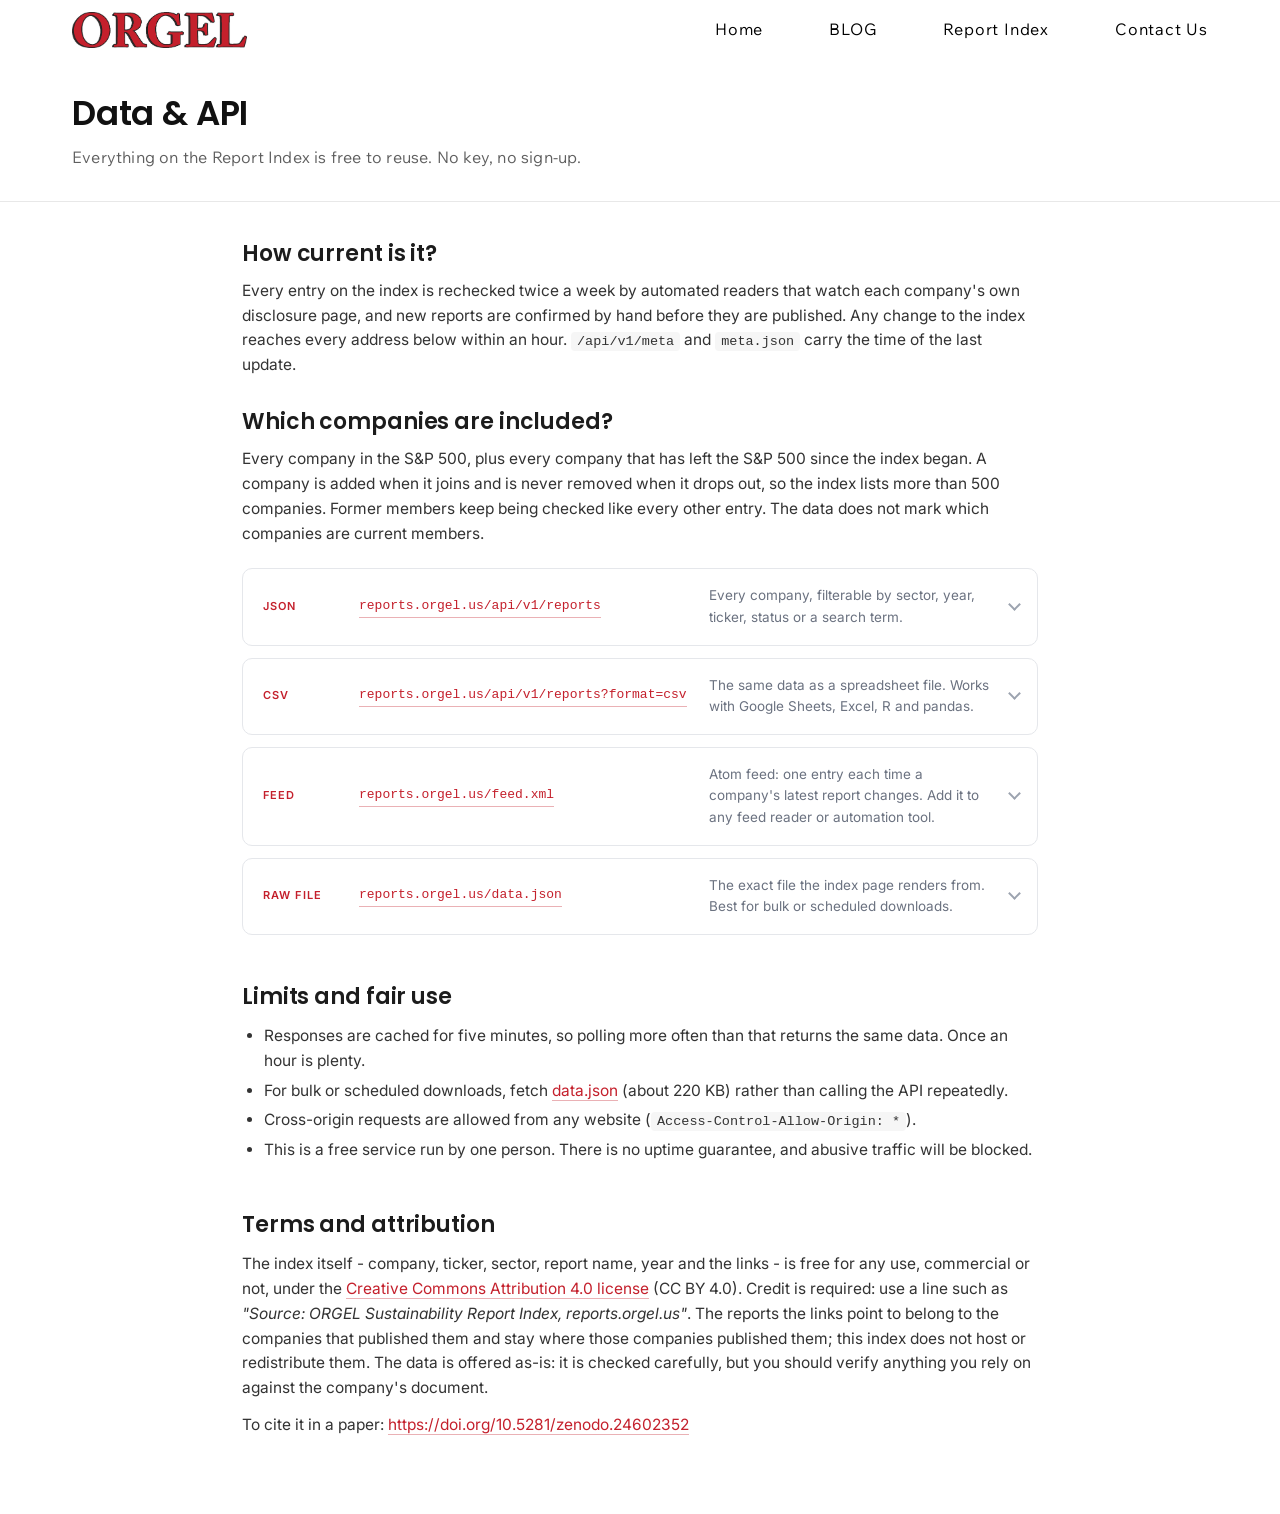
<file: developers.html>
<!DOCTYPE html>
<html lang="en">
<head>
  <meta charset="UTF-8" />
  <meta name="viewport" content="width=device-width, initial-scale=1.0"/>
  <title>Data &amp; API | ORGEL Sustainability Report Index</title>
  <meta name="description" content="Free JSON and CSV access to the ORGEL Sustainability Report Index - the latest sustainability report from every S&amp;P 500 company - plus an Atom feed of newly published reports. No key required."/>
  <link rel="canonical" href="https://reports.orgel.us/developers"/>
  <meta property="og:type" content="website"/>
  <meta property="og:url" content="https://reports.orgel.us/developers"/>
  <meta property="og:title" content="Data &amp; API | ORGEL Sustainability Report Index"/>
  <meta property="og:description" content="Free JSON and CSV access to the latest sustainability report from every S&amp;P 500 company, plus a feed of newly published reports."/>
  <meta property="og:image" content="https://reports.orgel.us/og-image.png"/>
  <script type="application/ld+json">
  {
    "@context": "https://schema.org",
    "@type": "Dataset",
    "name": "S&P 500 Sustainability Report Index",
    "alternateName": [
      "ORGEL Sustainability Report Index",
      "S&P 500 sustainability reports dataset"
    ],
    "description": "The latest published sustainability report (also called an ESG, impact or corporate responsibility report) for each company in the S&P 500: company name, ticker, sector, report name, report year, a direct link to the report, and a link to the company's sustainability page. Companies that leave the S&P 500 stay in the index, so it lists more than 500 companies. Every link is traced to the company's own disclosure page, every entry is rechecked twice a week, and new reports are confirmed by hand before they are published. Free to reuse with no key or sign-up, as CSV, as JSON, or as a searchable table at reports.orgel.us.",
    "url": "https://reports.orgel.us/developers",
    "identifier": [
      "https://doi.org/10.5281/zenodo.24602352",
      "https://reports.orgel.us/developers"
    ],
    "sameAs": [
      "https://doi.org/10.5281/zenodo.24602352",
      "https://huggingface.co/datasets/kyleorgel/sp500-sustainability-report-index",
      "https://www.kaggle.com/datasets/kyleorgel/s-and-p-500-sustainability-report-index-orgel"
    ],
    "keywords": [
      "sustainability reports",
      "ESG reports",
      "corporate responsibility reports",
      "impact reports",
      "S&P 500",
      "ESG disclosure",
      "corporate sustainability reporting"
    ],
    "isAccessibleForFree": true,
    "license": "https://creativecommons.org/licenses/by/4.0/",
    "inLanguage": "en",
    "creator": {
      "@type": "Organization",
      "name": "ORGEL",
      "url": "https://www.orgel.us"
    },
    "publisher": {
      "@type": "Organization",
      "name": "ORGEL",
      "url": "https://www.orgel.us"
    },
    "spatialCoverage": {
      "@type": "Place",
      "name": "United States"
    },
    "temporalCoverage": "2022/..",
    "measurementTechnique": "Automated readers check each company's own disclosure page twice a week; every new report is confirmed by a person before it is published.",
    "variableMeasured": [
      "Company",
      "Ticker",
      "Sector",
      "Report name",
      "Report year",
      "Status",
      "Report URL",
      "Landing page URL"
    ],
    "distribution": [
      {
        "@type": "DataDownload",
        "name": "CSV",
        "encodingFormat": "text/csv",
        "contentUrl": "https://reports.orgel.us/api/v1/reports?format=csv"
      },
      {
        "@type": "DataDownload",
        "name": "JSON API",
        "encodingFormat": "application/json",
        "contentUrl": "https://reports.orgel.us/api/v1/reports"
      },
      {
        "@type": "DataDownload",
        "name": "Raw JSON file",
        "encodingFormat": "application/json",
        "contentUrl": "https://reports.orgel.us/data.json"
      }
    ]
  }
  </script>
  <link rel="alternate" type="application/atom+xml" title="New sustainability reports (S&amp;P 500)" href="https://reports.orgel.us/feed.xml"/>
  <link rel="icon" type="image/png" sizes="32x32" href="/favicon-32.png"/>
  <link rel="icon" type="image/png" sizes="192x192" href="/favicon-192.png"/>
  <link rel="apple-touch-icon" sizes="180x180" href="/apple-touch-icon.png"/>
  <link rel="preconnect" href="https://fonts.googleapis.com"><link rel="preconnect" href="https://fonts.gstatic.com" crossorigin>
  <link href="https://fonts.googleapis.com/css2?family=Inter:wght@400;500;600&family=Poppins:wght@400;600&family=Wix+Madefor+Text:wght@400;500&display=swap" rel="stylesheet">
  <style>
    *, *::before, *::after { box-sizing: border-box; margin: 0; padding: 0; }
    :root { --ink: #1c1c1c; --ink-muted: #6b7280; --rule: #e5e7eb; --red: #C4202C; --pale: #FEF2F2; --code: #f6f6f6; }
    body { font-family: 'Inter', system-ui, sans-serif; color: var(--ink); background: #fff; line-height: 1.6; }
  /* ===== ORGEL site chrome - measured against www.orgel.us 2026-09-02 =====
   Bar 60px tall, white, no rule. Nav: Wix Madefor Text 16px / 400 / 0.8px
   tracking, pure black, 66px between items. orgel.us does NOT highlight the
   current page (BLOG stays black while you are on the blog), so neither do we.
   Headings on orgel.us are Poppins SemiBold - the h1 follows suit.
   Container is 1200px to line up with the table below, not orgel.us 980px. */
header.orgel-bar{background:#fff;border:0;padding:0;margin:0;color:#000;text-align:left}
.orgel-bar .ob-inner,.orgel-band .ob-inner{max-width:1200px;margin:0 auto;padding:0 32px}
.orgel-bar .ob-inner{display:flex;align-items:center;justify-content:space-between;gap:32px;height:60px}
.ob-brand{display:block;line-height:0;text-decoration:none}
.ob-brand img{height:36px;width:auto;display:block}
.ob-nav{display:flex;align-items:center;gap:66px}
.ob-nav a,.ob-nav .ob-here{font-family:"Wix Madefor Text",-apple-system,"Helvetica Neue",Helvetica,Arial,sans-serif;font-size:16px;font-weight:400;letter-spacing:.8px;text-decoration:none;color:#000;white-space:nowrap}
.ob-nav a{transition:color .15s ease}
.ob-nav a:hover{color:rgba(196,32,44,.8)}
.orgel-band{background:#fff;border-bottom:1px solid #E8E8E8}
.orgel-band .ob-inner{padding-top:34px;padding-bottom:30px}
.orgel-band h1{font-family:Poppins,"Wix Madefor Text",system-ui,sans-serif;font-weight:600;font-size:34px;line-height:1.15;letter-spacing:-.005em;color:#111;margin:0 0 12px;white-space:nowrap}
.orgel-band p{font-family:"Wix Madefor Text",-apple-system,"Helvetica Neue",Helvetica,Arial,sans-serif;font-size:16px;line-height:1.6;letter-spacing:.2px;color:#5F5F5F;margin:0;max-width:70ch}
.orgel-band p b{color:#1C1C1C;font-weight:500}
@media (max-width:1080px){.ob-nav{gap:40px}}
@media (max-width:980px){.orgel-band h1{font-size:32px;white-space:normal}.ob-nav{gap:28px}.ob-nav a,.ob-nav .ob-here{font-size:15px}}
@media (max-width:700px){.orgel-bar .ob-inner,.orgel-band .ob-inner{padding-left:18px;padding-right:18px}.orgel-bar .ob-inner{height:auto;flex-direction:column;align-items:flex-start;gap:12px;padding-top:14px;padding-bottom:14px}.ob-brand img{height:30px}.ob-nav{gap:22px;flex-wrap:wrap}.orgel-band .ob-inner{padding-top:24px;padding-bottom:22px}.orgel-band h1{font-size:26px}.orgel-band p{font-size:15px}}
/* ===== Sticky ORGEL bar (2026-11-14, Kyle): the logo and links stay at the top while the page
   scrolls. A hairline appears once content slides under it (.stuck, set by the script at the end
   of the page). On phones the bar is compact so it does not take over the screen. */
html{scroll-padding-top:76px}
header.orgel-bar{position:sticky;top:0;z-index:100;transition:box-shadow .2s ease}
header.orgel-bar.stuck{box-shadow:0 1px 0 #E8E8E8,0 6px 16px rgba(0,0,0,.05)}
@media (max-width:700px){html{scroll-padding-top:84px}.orgel-bar .ob-inner{gap:6px;padding-top:10px;padding-bottom:10px}.ob-brand img{height:26px}.ob-nav{gap:4px 18px}.ob-nav a,.ob-nav .ob-here{font-size:14px;letter-spacing:.4px}}
    main { max-width: 860px; margin: 0 auto; padding: 8px 32px 64px; }
    main h2 { font-family: Poppins, 'Wix Madefor Text', system-ui, sans-serif; font-weight: 600; font-size: 22px; margin: 44px 0 10px; letter-spacing: -.005em; }
    main h3 { font-size: 15px; font-weight: 600; margin: 22px 0 6px; }
    main p, main li { font-size: 15.5px; color: #333; }
    main p { margin: 0 0 12px; }
    main ul, main ol { margin: 0 0 14px 22px; }
    main li { margin-bottom: 5px; }
    main a { color: var(--red); text-decoration: none; border-bottom: 1px solid rgba(196,32,44,.35); }
    main a:hover { border-bottom-color: var(--red); }
    code, pre { font-family: ui-monospace, SFMono-Regular, Menlo, Consolas, monospace; font-size: 13.5px; }
    code { background: var(--code); padding: 2px 6px; border-radius: 4px; }
    pre { background: var(--code); border: 1px solid var(--rule); border-radius: 8px; padding: 14px 16px; overflow-x: auto; margin: 8px 0 16px; line-height: 1.5; }
    pre code { background: none; padding: 0; }
    .fresh { margin: 26px 0 6px; }
    .fresh h2 { margin: 0 0 8px; }
    .fresh p + h2 { margin-top: 26px; }
    .fresh p { margin: 0; }
    .cards { display: grid; grid-template-columns: 100px max-content minmax(0, 1fr); gap: 12px; margin: 22px 0 6px; }
    .card { border: 1px solid var(--rule); border-radius: 10px; grid-column: 1 / -1; display: grid; grid-template-columns: 100px max-content minmax(0, 1fr); grid-template-columns: subgrid; }
    .card-head { grid-column: 1 / -1; display: grid; grid-template-columns: 100px max-content minmax(0, 1fr); grid-template-columns: subgrid; gap: 6px 22px; align-items: center; padding: 16px 44px 16px 20px; cursor: pointer; position: relative; border-radius: 10px; }
    .card-head:hover { background: #fafafa; }
    .card.open .card-head { border-bottom: 1px solid var(--rule); border-radius: 10px 10px 0 0; }
    .cards.js .card:not(.open) .card-body { display: none; }
    .card-head:focus-visible { outline: 2px solid var(--red); outline-offset: 2px; }
    .card .k { font-size: 11px; font-weight: 600; letter-spacing: .1em; text-transform: uppercase; color: var(--red); }
    .card .u { font-family: ui-monospace, Menlo, Consolas, monospace; font-size: 13px; white-space: nowrap; display: block; justify-self: start; margin: 0; color: var(--red); border-bottom: 1px solid rgba(196,32,44,.35); }
    .card .u:hover { border-bottom-color: var(--red); }
    .card-head p { font-size: 13.5px; color: var(--ink-muted); margin: 0; }
    .chev { position: absolute; right: 18px; top: 50%; width: 9px; height: 9px; margin-top: -7px; border-right: 2px solid #9ca3af; border-bottom: 2px solid #9ca3af; transform: rotate(45deg); transition: transform .15s; }
    .card.open .chev { transform: rotate(225deg); margin-top: -3px; }
    .card-body { grid-column: 1 / -1; padding: 6px 20px 18px; }
    .card-body h3 { margin: 18px 0 6px; }
    .card-body h3:first-child { margin-top: 12px; }
    .card-body p, .card-body li { font-size: 14.5px; }
    .card-body table { font-size: 13.5px; }
    .card-body pre { margin: 6px 0 12px; }
    @media (max-width: 760px) { .cards { grid-template-columns: 1fr; } .card, .card-head { grid-template-columns: 1fr; } .card-head { gap: 6px; padding-right: 40px; } .card .u { font-size: 12px; white-space: normal; overflow-wrap: anywhere; } .card-body { padding: 4px 16px 16px; } }
    table { width: 100%; border-collapse: collapse; font-size: 14px; margin: 8px 0 18px; }
    th, td { text-align: left; padding: 9px 10px; border-bottom: 1px solid var(--rule); vertical-align: top; }
    th { font-size: 11.5px; letter-spacing: .08em; text-transform: uppercase; color: var(--ink-muted); font-weight: 600; }
    td code { white-space: nowrap; }
    .note { background: var(--pale); border-left: 3px solid var(--red); padding: 12px 16px; border-radius: 6px; margin: 14px 0 18px; font-size: 14.5px; }
    footer { text-align: center; padding: 24px; font-size: 13px; color: var(--ink-muted); border-top: 1px solid var(--rule); }
    footer a { color: var(--red); text-decoration: none; }
    @media (max-width: 700px) { main { padding: 4px 18px 48px; } th, td { padding: 8px 6px; } }
  </style>
</head>
<body>
<header class="orgel-bar"><div class="ob-inner"><a class="ob-brand" href="https://www.orgel.us" aria-label="ORGEL home"><img src="[data-uri]" alt="ORGEL" width="525" height="108"></a><nav class="ob-nav"><a href="https://www.orgel.us">Home</a><a href="https://www.orgel.us/blog">BLOG</a><a href="https://reports.orgel.us/">Report Index</a><a href="https://www.orgel.us">Contact Us</a></nav></div></header>
<section class="orgel-band"><div class="ob-inner"><h1>Data &amp; API</h1><p>Everything on the Report Index is free to reuse. No key, no sign-up.</p></div></section>

<main>
  <div class="fresh">
    <h2 id="freshness">How current is it?</h2>
    <p>Every entry on the index is rechecked twice a week by automated readers that watch each company's own disclosure page, and new reports are confirmed by hand before they are published. Any change to the index reaches every address below within an hour. <code>/api/v1/meta</code> and <code>meta.json</code> carry the time of the last update.</p>
    <h2 id="coverage">Which companies are included?</h2>
    <p>Every company in the S&amp;P&nbsp;500, plus every company that has left the S&amp;P&nbsp;500 since the index began. A company is added when it joins and is never removed when it drops out, so the index lists more than 500 companies. Former members keep being checked like every other entry. The data does not mark which companies are current members.</p>
  </div>

  <div class="cards">
    <div class="card" id="json">
      <div class="card-head" role="button" tabindex="0" aria-expanded="false" aria-controls="json-body"><span class="k">JSON</span><a class="u" href="/api/v1/reports">reports.orgel.us/api/v1/reports</a><p>Every company, filterable by sector, year, ticker, status or a search term.</p><span class="chev" aria-hidden="true"></span></div>
      <div class="card-body" id="json-body">
        <h3>GET /api/v1/reports</h3>
        <p>Returns the companies that match your filters. With no parameters it returns the whole index.</p>
  <table>
    <thead><tr><th>Parameter</th><th>Example</th><th>Meaning</th></tr></thead>
    <tbody>
      <tr><td><code>sector</code></td><td><code>?sector=Energy</code></td><td>Exact sector name (case-insensitive). The eleven GICS sectors: Communication Services, Consumer Discretionary, Consumer Staples, Energy, Financials, Health Care, Industrials, Information Technology, Materials, Real Estate, Utilities.</td></tr>
      <tr><td><code>year</code></td><td><code>?year=2026</code></td><td>Report year equals this value. <code>year_min</code> and <code>year_max</code> give a range.</td></tr>
      <tr><td><code>ticker</code></td><td><code>?ticker=AAPL,MSFT,NVDA</code></td><td>One or more tickers, comma-separated (up to 50).</td></tr>
      <tr><td><code>status</code></td><td><code>?status=none</code></td><td><code>active</code> = a report or disclosure page link is published; <code>none</code> = the company has not published one.</td></tr>
      <tr><td><code>q</code></td><td><code>?q=water</code></td><td>Substring search over company, ticker, sector and report name (up to 80 characters).</td></tr>
      <tr><td><code>format</code></td><td><code>?format=csv</code></td><td><code>json</code> (default) or <code>csv</code>. Add <code>&amp;download=1</code> to receive the CSV as a file download.</td></tr>
    </tbody>
  </table>
        <p>Filters combine with AND: <code>/api/v1/reports?sector=Utilities&amp;year_min=2025&amp;format=csv</code>.</p>
        <h3>Response</h3>
<pre><code>{
  "meta": {
    "source": "https://reports.orgel.us/",
    "docs": "https://reports.orgel.us/developers",
    "updatedAt": "2026-11-12T01:00:00Z",
    "total": 514,
    "count": 21,
    "filters": { "sector": "Energy" }
  },
  "reports": [
    {
      "company": "APA Corporation",
      "ticker": "APA",
      "sector": "Energy",
      "reportName": "2025 Sustainability Report",
      "reportYear": 2025,
      "status": "Active",
      "reportUrl": "https://...",
      "landingPageUrl": "https://..."
    }
  ]
}</code></pre>
        <p><code>reportUrl</code> and <code>landingPageUrl</code> are <code>null</code> when a company has not published one. <code>reportYear</code> is a number, or <code>null</code>. All fields are UTF-8 strings otherwise.</p>
        <h3>GET /api/v1/meta</h3>
        <p>Last update time, the number of companies, how many have a published report, and the list of endpoints. Useful for a "last updated" label or to decide whether to re-download.</p>
        <h3>Python</h3>
<pre><code>import requests
r = requests.get("https://reports.orgel.us/api/v1/reports", params={"sector": "Energy"})
for row in r.json()["reports"]:
    print(row["company"], row["reportYear"], row["reportUrl"])

# or straight into pandas
import pandas as pd
df = pd.read_csv("https://reports.orgel.us/api/v1/reports?format=csv")</code></pre>
        <h3>JavaScript</h3>
<pre><code>const res = await fetch("https://reports.orgel.us/api/v1/reports?year_min=2026");
const { meta, reports } = await res.json();
console.log(meta.count, "reports from", meta.updatedAt);</code></pre>
        <h3>Command line</h3>
<pre><code>curl -s "https://reports.orgel.us/api/v1/reports?ticker=AAPL,MSFT" | jq '.reports[] | {company, reportYear, reportUrl}'</code></pre>
      </div>
    </div>

    <div class="card" id="csv">
      <div class="card-head" role="button" tabindex="0" aria-expanded="false" aria-controls="csv-body"><span class="k">CSV</span><a class="u" href="/api/v1/reports?format=csv">reports.orgel.us/api/v1/reports?format=csv</a><p>The same data as a spreadsheet file. Works with Google Sheets, Excel, R and pandas.</p><span class="chev" aria-hidden="true"></span></div>
      <div class="card-body" id="csv-body">
        <h3>What you get</h3>
        <p>The same endpoint as the JSON, so every filter listed under JSON works here too (<code>sector</code>, <code>year</code>, <code>ticker</code>, <code>status</code>, <code>q</code>). Columns, in order: Company, Ticker, Sector, Report Name, Report Year, Status, Report URL, Landing Page URL. The file is UTF-8 with a byte-order mark so Excel opens it correctly. Add <code>&amp;download=1</code> to receive it as a file download instead of in the browser.</p>
        <h3>Google Sheets</h3>
<pre><code>=IMPORTDATA("https://reports.orgel.us/api/v1/reports?format=csv")</code></pre>
        <p>Add filters to the URL to import a slice, for example <code>?sector=Financials&amp;format=csv</code>. Google refreshes imported data about once an hour.</p>
        <h3>Excel</h3>
        <p>Data &rarr; Get Data &rarr; From Web, paste <code>https://reports.orgel.us/api/v1/reports?format=csv</code>, then Load. Refresh any time with Data &rarr; Refresh All. Or use the <strong>Download</strong> button on the index page for a formatted workbook of whatever is on screen.</p>
        <h3>R and pandas</h3>
<pre><code>df &lt;- read.csv("https://reports.orgel.us/api/v1/reports?format=csv")      # R
df = pd.read_csv("https://reports.orgel.us/api/v1/reports?format=csv")     # pandas</code></pre>
      </div>
    </div>

    <div class="card" id="feed">
      <div class="card-head" role="button" tabindex="0" aria-expanded="false" aria-controls="feed-body"><span class="k">Feed</span><a class="u" href="/feed.xml">reports.orgel.us/feed.xml</a><p>Atom feed: one entry each time a company's latest report changes. Add it to any feed reader or automation tool.</p><span class="chev" aria-hidden="true"></span></div>
      <div class="card-body" id="feed-body">
        <h3>How it works</h3>
        <p><a href="/feed.xml">feed.xml</a> is an Atom feed with one entry each time a company gets a new report on the index - a newer year, or its first - roughly a handful a week during reporting season. The same list goes out by <a href="/#alerts">email once a week</a>. Each entry links to the report itself and names the previous year it replaced. Subscribe in a feed reader (Feedly, Inoreader, NetNewsWire, Outlook), or point a tool such as Zapier, Make, n8n or IFTTT at it to get an email or a Slack message when a report you follow is published.</p>
        <p>The same events are available as JSON at <a href="/changes.json">changes.json</a> (newest first, up to 1,000 kept), which is easier to process in code than the feed.</p>
      </div>
    </div>

    <div class="card" id="raw">
      <div class="card-head" role="button" tabindex="0" aria-expanded="false" aria-controls="raw-body"><span class="k">Raw file</span><a class="u" href="/data.json">reports.orgel.us/data.json</a><p>The exact file the index page renders from. Best for bulk or scheduled downloads.</p><span class="chev" aria-hidden="true"></span></div>
      <div class="card-body" id="raw-body">
        <h3>Format</h3>
        <p>An array of records, one per company, each wrapped in a <code>fields</code> object that uses the index's own column names: <code>Company Name</code>, <code>Ticker</code>, <code>Sector / Industry</code>, <code>Report Name</code>, <code>Report Year</code>, <code>Report URL</code>, <code>Landing Page URL</code>. Values are strings; a company with no report has an empty or <code>None Published</code> value. About 220&nbsp;KB, cached for five minutes, cross-origin allowed.</p>
<pre><code>[
  { "fields": { "Company Name": "3M", "Ticker": "MMM", "Sector / Industry": "Industrials",
                "Report Name": "2026 Global Impact Report", "Report Year": "2026",
                "Report URL": "https://...", "Landing Page URL": "https://..." } },
  ...
]</code></pre>
        <p>Use this for nightly mirrors or one-off bulk analysis instead of calling the API repeatedly. <a href="/meta.json">meta.json</a> carries the last update time, so you can skip the download when nothing has changed.</p>
      </div>
    </div>
  </div>

  <h2 id="limits">Limits and fair use</h2>
  <ul>
    <li>Responses are cached for five minutes, so polling more often than that returns the same data. Once an hour is plenty.</li>
    <li>For bulk or scheduled downloads, fetch <a href="/data.json">data.json</a> (about 220&nbsp;KB) rather than calling the API repeatedly.</li>
    <li>Cross-origin requests are allowed from any website (<code>Access-Control-Allow-Origin: *</code>).</li>
    <li>This is a free service run by one person. There is no uptime guarantee, and abusive traffic will be blocked.</li>
  </ul>

  <h2 id="terms">Terms and attribution</h2>
  <p>The index itself - company, ticker, sector, report name, year and the links - is free for any use, commercial or not, under the <a href="https://creativecommons.org/licenses/by/4.0/">Creative Commons Attribution 4.0 license</a> (CC BY 4.0). Credit is required: use a line such as <em>"Source: ORGEL Sustainability Report Index, reports.orgel.us"</em>. The reports the links point to belong to the companies that published them and stay where those companies published them; this index does not host or redistribute them. The data is offered as-is: it is checked carefully, but you should verify anything you rely on against the company's document.</p>
  <p>To cite it in a paper: <a href="https://doi.org/10.5281/zenodo.24602352">https://doi.org/10.5281/zenodo.24602352</a></p>
</main>

<script>(function(){var cs=document.querySelector(".cards");if(!cs)return;cs.classList.add("js");function set(c,o){c.classList.toggle("open",o);var h=c.querySelector(".card-head");if(h)h.setAttribute("aria-expanded",o?"true":"false");}function head(t){return t&&t.closest?t.closest(".card-head"):null;}cs.addEventListener("click",function(e){if(e.target.closest&&e.target.closest("a"))return;var h=head(e.target);if(!h)return;set(h.parentNode,!h.parentNode.classList.contains("open"));});cs.addEventListener("keydown",function(e){if(e.key!=="Enter"&&e.key!==" ")return;if(e.target.tagName==="A")return;var h=head(e.target);if(!h)return;e.preventDefault();set(h.parentNode,!h.parentNode.classList.contains("open"));});function fromHash(){try{var c=location.hash&&document.querySelector(location.hash);if(c&&c.classList.contains("card")){set(c,true);c.scrollIntoView();}}catch(e){}}fromHash();addEventListener("hashchange",fromHash);})();</script>
<script>
// ── STICKY HEADER (2026-11-14): a hairline under the ORGEL bar once the page has scrolled.
(function () {
  var bar = document.querySelector('header.orgel-bar'); if (!bar) return;
  var on = function () { bar.classList.toggle('stuck', (window.scrollY || window.pageYOffset || 0) > 2); };
  window.addEventListener('scroll', on, { passive: true }); on();
})();
</script>
</body>
</html>
</file>
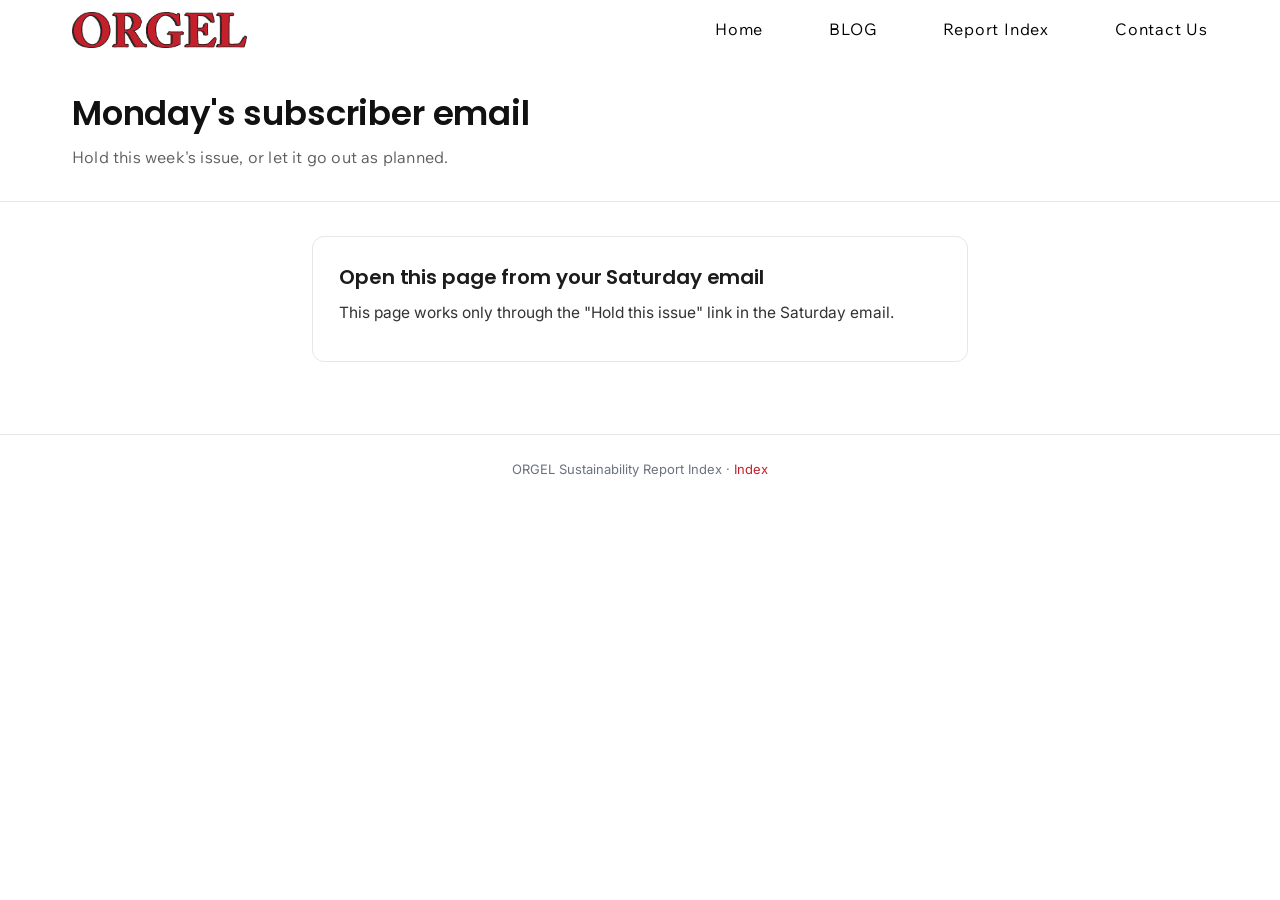
<file: hold.html>
<!DOCTYPE html>
<html lang="en">
<head>
  <meta charset="UTF-8" />
  <meta name="viewport" content="width=device-width, initial-scale=1.0"/>
  <title>Monday's subscriber email | ORGEL Sustainability Report Index</title>
  <meta name="robots" content="noindex, nofollow"/>
  <meta name="referrer" content="no-referrer"/>
  <link rel="icon" type="image/png" sizes="32x32" href="/favicon-32.png"/>
  <link rel="icon" type="image/png" sizes="192x192" href="/favicon-192.png"/>
  <link rel="apple-touch-icon" sizes="180x180" href="/apple-touch-icon.png"/>
  <link rel="preconnect" href="https://fonts.googleapis.com"><link rel="preconnect" href="https://fonts.gstatic.com" crossorigin>
  <link href="https://fonts.googleapis.com/css2?family=Inter:wght@400;500;600&family=Poppins:wght@400;600&family=Wix+Madefor+Text:wght@400;500&display=swap" rel="stylesheet">
  <style>
    *, *::before, *::after { box-sizing: border-box; margin: 0; padding: 0; }
    :root { --ink: #1c1c1c; --ink-muted: #6b7280; --rule: #e5e7eb; --red: #C4202C; --pale: #FEF2F2; --code: #f6f6f6; }
    body { font-family: 'Inter', system-ui, sans-serif; color: var(--ink); background: #fff; line-height: 1.6; }
  /* ===== ORGEL site chrome - measured against www.orgel.us 2026-09-02 =====
   Bar 60px tall, white, no rule. Nav: Wix Madefor Text 16px / 400 / 0.8px
   tracking, pure black, 66px between items. orgel.us does NOT highlight the
   current page (BLOG stays black while you are on the blog), so neither do we.
   Headings on orgel.us are Poppins SemiBold - the h1 follows suit.
   Container is 1200px to line up with the table below, not orgel.us 980px. */
header.orgel-bar{background:#fff;border:0;padding:0;margin:0;color:#000;text-align:left}
.orgel-bar .ob-inner,.orgel-band .ob-inner{max-width:1200px;margin:0 auto;padding:0 32px}
.orgel-bar .ob-inner{display:flex;align-items:center;justify-content:space-between;gap:32px;height:60px}
.ob-brand{display:block;line-height:0;text-decoration:none}
.ob-brand img{height:36px;width:auto;display:block}
.ob-nav{display:flex;align-items:center;gap:66px}
.ob-nav a,.ob-nav .ob-here{font-family:"Wix Madefor Text",-apple-system,"Helvetica Neue",Helvetica,Arial,sans-serif;font-size:16px;font-weight:400;letter-spacing:.8px;text-decoration:none;color:#000;white-space:nowrap}
.ob-nav a{transition:color .15s ease}
.ob-nav a:hover{color:rgba(196,32,44,.8)}
.orgel-band{background:#fff;border-bottom:1px solid #E8E8E8}
.orgel-band .ob-inner{padding-top:34px;padding-bottom:30px}
.orgel-band h1{font-family:Poppins,"Wix Madefor Text",system-ui,sans-serif;font-weight:600;font-size:34px;line-height:1.15;letter-spacing:-.005em;color:#111;margin:0 0 12px;white-space:nowrap}
.orgel-band p{font-family:"Wix Madefor Text",-apple-system,"Helvetica Neue",Helvetica,Arial,sans-serif;font-size:16px;line-height:1.6;letter-spacing:.2px;color:#5F5F5F;margin:0;max-width:70ch}
.orgel-band p b{color:#1C1C1C;font-weight:500}
@media (max-width:1080px){.ob-nav{gap:40px}}
@media (max-width:980px){.orgel-band h1{font-size:32px;white-space:normal}.ob-nav{gap:28px}.ob-nav a,.ob-nav .ob-here{font-size:15px}}
@media (max-width:700px){.orgel-bar .ob-inner,.orgel-band .ob-inner{padding-left:18px;padding-right:18px}.orgel-bar .ob-inner{height:auto;flex-direction:column;align-items:flex-start;gap:12px;padding-top:14px;padding-bottom:14px}.ob-brand img{height:30px}.ob-nav{gap:22px;flex-wrap:wrap}.orgel-band .ob-inner{padding-top:24px;padding-bottom:22px}.orgel-band h1{font-size:26px}.orgel-band p{font-size:15px}}
    main { max-width: 720px; margin: 0 auto; padding: 8px 32px 64px; }
    main h2 { font-family: Poppins, 'Wix Madefor Text', system-ui, sans-serif; font-weight: 600; font-size: 20px; margin: 0 0 8px; letter-spacing: -.005em; }
    main p { font-size: 15.5px; color: #333; margin: 0 0 12px; }
    .panel { border: 1px solid var(--rule); border-radius: 12px; padding: 24px 26px; margin: 26px 0 8px; }
    .panel p:last-child { margin-bottom: 0; }
    .btn { font: inherit; font-size: 15px; font-weight: 600; padding: 12px 20px; border: 1.5px solid var(--ink); border-radius: 8px; background: var(--ink); color: #fff; cursor: pointer; white-space: nowrap; transition: background .15s, border-color .15s; }
    .btn:hover { background: var(--red); border-color: var(--red); }
    .btn:disabled { opacity: .6; cursor: progress; }
    .msg { font-size: 14px; margin: 12px 0 0; color: var(--red); }
    .msg:empty { display: none; }
    footer { text-align: center; padding: 24px; font-size: 13px; color: var(--ink-muted); border-top: 1px solid var(--rule); }
    footer a { color: var(--red); text-decoration: none; }
    @media (max-width: 700px) { main { padding: 4px 18px 48px; } .panel { padding: 20px 18px; } }
  </style>
</head>
<body>
<header class="orgel-bar"><div class="ob-inner"><a class="ob-brand" href="https://www.orgel.us" aria-label="ORGEL home"><img src="[data-uri]" alt="ORGEL" width="525" height="108"></a><nav class="ob-nav"><a href="https://www.orgel.us">Home</a><a href="https://www.orgel.us/blog">BLOG</a><a href="https://reports.orgel.us/">Report Index</a><a href="https://www.orgel.us">Contact Us</a></nav></div></header>
<section class="orgel-band"><div class="ob-inner"><h1>Monday's subscriber email</h1><p>Hold this week's issue, or let it go out as planned.</p></div></section>

<main>
  <div class="panel" id="view-load"><p>Checking this week's issue...</p></div>

  <div class="panel" id="view-state" hidden>
    <h2 id="st-title"></h2>
    <p id="st-text"></p>
    <p id="st-act" style="margin-top:16px"><button class="btn" id="act-btn" type="button"></button></p>
    <p class="msg" id="act-msg" role="status" aria-live="polite"></p>
  </div>

  <div class="panel" id="view-bad" hidden>
    <h2 id="bad-title">This link is no longer valid</h2>
    <p id="bad-text"></p>
    <p id="bad-act" style="margin-top:16px" hidden><button class="btn" id="retry-btn" type="button">Try again</button></p>
  </div>
</main>

<footer>ORGEL Sustainability Report Index &middot; <a href="https://reports.orgel.us/">Index</a></footer>

<script>
(function () {
  var API = 'https://website.orgel.us/webhook/reports-hold';
  var $ = function (id) { return document.getElementById(id); };
  var VIEWS = ['view-load', 'view-state', 'view-bad'];
  var show = function (id) { VIEWS.forEach(function (v) { $(v).hidden = (v !== id); }); };
  var key = '', held = false;
  var m = /[#&]k=([0-9a-f]{32})(?![0-9a-f])/.exec(location.hash || '');
  if (m) key = m[1];
  var post = function (a) {
    return fetch(API, { method: 'POST', body: new URLSearchParams({ k: key, a: a }) })
      .then(function (r) { return r.json(); })
      .catch(function () { return { ok: false, code: 'network' }; });
  };
  var nice = function (iso) { var d = new Date(String(iso) + 'T12:00:00Z'); return isNaN(d.getTime()) ? 'Monday' : d.toLocaleDateString('en-US', { timeZone: 'UTC', weekday: 'long', month: 'long', day: 'numeric' }); };
  var bad = function (title, text, retry) { $('bad-title').textContent = title; $('bad-text').textContent = text; $('bad-act').hidden = !retry; show('view-bad'); };
  var state = function (res) {
    held = !!res.held;
    var day = nice(res.issue), locked = !!res.locked || res.code === 'too_late';
    $('act-msg').textContent = '';
    if (locked) {
      $('st-title').textContent = 'Too late to change';
      $('st-text').textContent = held ? 'The issue for ' + day + ' was on hold and was not sent. Its reports go out the following Monday.' : 'The issue for ' + day + ' is being sent or has already gone out.';
      $('st-act').hidden = true;
    } else if (held) {
      $('st-title').textContent = 'On hold';
      $('st-text').textContent = 'Nothing will be sent on ' + day + '. The reports it would have listed carry over to the following Monday.';
      $('act-btn').textContent = 'Send as planned'; $('st-act').hidden = false;
    } else {
      $('st-title').textContent = 'Scheduled';
      $('st-text').textContent = 'The issue for ' + day + ' goes out at about 8 am Central, if there is a new report to send.';
      $('act-btn').textContent = 'Hold this issue'; $('st-act').hidden = false;
    }
    $('act-btn').disabled = false;
    show('view-state');
  };
  var answer = function (res, first) {
    if (res && (res.ok || res.code === 'too_late')) {
      if (first) { try { history.replaceState(null, '', location.pathname); } catch (e) {} }   // the key stays in memory only
      state(res); return;
    }
    var code = (res && res.code) || '';
    if (code === 'expired') bad('That Monday has passed', 'This link was for an issue that has already gone out. Use the link in your most recent Saturday email.', false);
    else if (code === 'invalid') bad('This link is no longer valid', 'Each Saturday email carries a fresh link. Use the one in your most recent Saturday email.', false);
    else if (first) bad('Could not reach the server', 'Nothing was changed. Check your connection and try again.', true);
    else { $('act-btn').disabled = false; $('act-msg').textContent = 'That did not go through - nothing was changed. Please try again.'; }
  };
  var load = function () { show('view-load'); post('status').then(function (res) { answer(res, true); }); };
  $('act-btn').addEventListener('click', function () {
    var btn = $('act-btn'); btn.disabled = true; $('act-msg').textContent = '';
    post(held ? 'release' : 'hold').then(function (res) { answer(res, false); });
  });
  $('retry-btn').addEventListener('click', load);
  if (!key) bad('Open this page from your Saturday email', 'This page works only through the "Hold this issue" link in the Saturday email.', false);
  else load();
})();
</script>
</body>
</html>
</file>
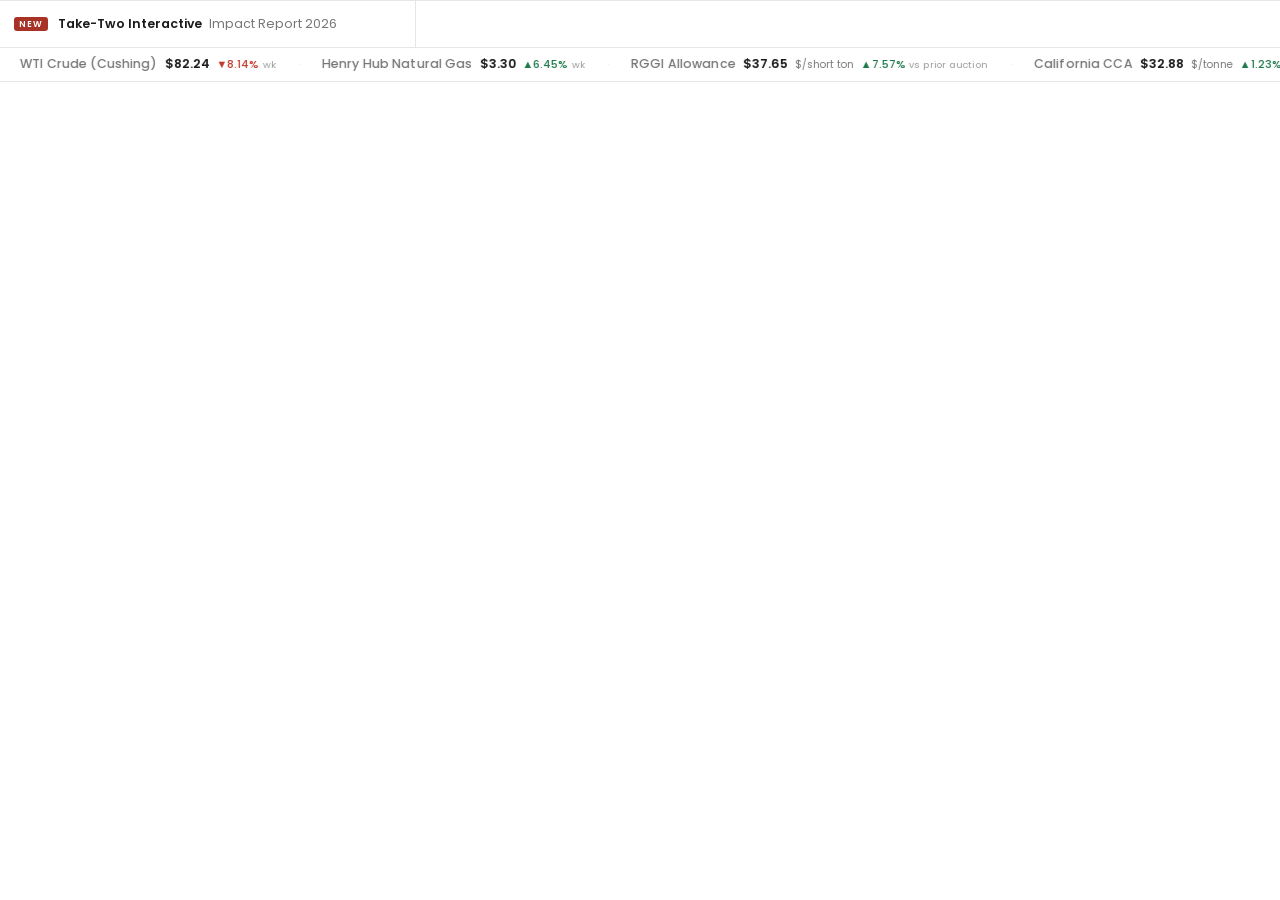
<file: ticker.html>
<!DOCTYPE html>
<html lang="en">
<head>
<meta charset="utf-8">
<meta name="viewport" content="width=device-width, initial-scale=1">
<title>ORGEL Market Ticker</title>
<link rel="preconnect" href="https://fonts.googleapis.com">
<link rel="preconnect" href="https://fonts.gstatic.com" crossorigin>
<link href="https://fonts.googleapis.com/css2?family=Poppins:wght@400;500;600&display=swap" rel="stylesheet">
<style>
:root{
--bg:#ffffff;
--fg:#1a1a1a;
--muted:#767676;
--line:#e6e6e6;
--accent:#a93226;
--up:#1e7a4b;
--down:#c0392b;
--row2-h:34px;
--tape-h:46px;
--news-w:416px;
}
*{box-sizing:border-box}
html,body{margin:0;padding:0;background:var(--bg);}
body{
font-family:'Poppins','Helvetica Neue',Helvetica,Arial,sans-serif;
color:var(--fg);
-webkit-font-smoothing:antialiased;
overflow:hidden;
}
#band{border-top:1px solid var(--line);border-bottom:1px solid var(--line);background:var(--bg);}
/* ---------- band 1: NEW on the index + the TradingView tape ---------- */
/* Two bands, by design (Kyle, 2026-09-24): companies and their reports on top,
   everything else underneath. The NEW box is ours; the tape is TradingView's iframe,
   which is why the two sit side by side rather than in one scroll. */
#row1{height:var(--tape-h);display:flex;align-items:stretch;}
#news{
flex:0 0 var(--news-w);width:var(--news-w);display:none;align-items:center;gap:10px;
padding:0 14px;border-right:1px solid var(--line);overflow:hidden;
}
#news.on{display:flex;}
#news .tag{
flex:0 0 auto;background:var(--accent);color:#fff;font-size:8.5px;font-weight:600;
letter-spacing:.12em;padding:3px 5px 2px;border-radius:3px;line-height:1;
}
#news .stage{position:relative;flex:1 1 auto;min-width:0;height:100%;}
#news .nl{
position:absolute;left:0;top:0;width:100%;height:100%;
display:flex;align-items:center;gap:7px;white-space:nowrap;overflow:hidden;
text-decoration:none;color:var(--fg);font-size:12.5px;line-height:1;
opacity:0;transition:opacity .45s ease;pointer-events:none;
}
#news .nl.show{opacity:1;pointer-events:auto;}
#news .nl .co{flex:0 0 auto;font-weight:600;}
#news .nl .rep{flex:0 1 auto;min-width:0;overflow:hidden;text-overflow:ellipsis;color:var(--muted);font-weight:400;}
#news .nl:hover .co{text-decoration:underline;}
#tape{flex:1 1 auto;min-width:0;height:var(--tape-h);overflow:hidden;position:relative;}
#tape .tradingview-widget-copyright{font-size:10px!important;}
#tape-fallback{
display:none;flex:1 1 auto;height:var(--tape-h);align-items:center;justify-content:center;
font-size:12px;color:var(--muted);letter-spacing:.02em;
}
/* ---------- band 2: our own strip ---------- */
#strip{
height:var(--row2-h);display:flex;align-items:stretch;
border-top:1px solid var(--line);background:var(--bg);
}
/* NEW items inside the strip - only on narrow screens, where the top box is hidden */
.item.new{text-decoration:none;color:var(--fg);}
.item.new .tag{background:var(--accent);color:#fff;font-size:8.5px;font-weight:600;letter-spacing:.12em;padding:3px 5px 2px;border-radius:3px;line-height:1;align-self:center;}
.item.new .co{font-weight:600;color:var(--fg);}
.item.new .rep{color:var(--muted);font-weight:400;}
.item.new:hover .co{text-decoration:underline;}
.item .basis{color:#9a9a9a;font-size:9.5px;font-weight:400;letter-spacing:.02em;}
#viewport{position:relative;flex:1 1 auto;overflow:hidden;}
#track{
position:absolute;top:0;left:0;height:100%;display:flex;align-items:center;
white-space:nowrap;will-change:transform;
animation:scroll var(--dur,40s) linear infinite;
}
#viewport:hover #track{animation-play-state:paused;}
#track.static{position:static;width:100%;animation:none;justify-content:space-evenly;}
#track.static .sep{display:none;}
.item .asof{color:#a8a8a8;font-size:9.5px;font-weight:400;letter-spacing:.02em;}
@keyframes scroll{from{transform:translate3d(0,0,0)}to{transform:translate3d(-50%,0,0)}}
@media (prefers-reduced-motion:reduce){#track{animation:none;} #news .nl{transition:none;}}
.item{display:inline-flex;align-items:baseline;gap:7px;padding:0 20px;font-size:12.5px;line-height:1;}
.item .lbl{color:var(--muted);font-weight:500;letter-spacing:.01em;}
.item .val{color:var(--fg);font-weight:600;font-variant-numeric:tabular-nums;}
.item .unit{color:var(--muted);font-size:10px;font-weight:400;}
.item .chg{font-size:11px;font-weight:500;font-variant-numeric:tabular-nums;}
.item .chg.up{color:var(--up)}
.item .chg.down{color:var(--down)}
.item .chg.flat{color:var(--muted)}
.sep{color:var(--line);padding:0 2px;font-size:12px;user-select:none;}
@media (max-width:900px){
:root{--news-w:330px;}
#news .nl{font-size:12px;}
}
@media (max-width:640px){
#news{display:none!important;}
.item{font-size:11.5px;padding:0 14px;}
}
</style>
</head>
<body>
<div id="band">
<div id="row1">
<div id="news"><span class="tag">NEW</span><div class="stage"></div></div>
<div id="tape">
<div class="tradingview-widget-container" id="tvhost">
<div class="tradingview-widget-container__widget"></div>
</div>
</div>
<div id="tape-fallback">Market data loading…</div>
</div>
<div id="strip">
<div id="viewport"><div id="track"></div></div>
</div>
</div>
<script>
(function(){
"use strict";
var qs = new URLSearchParams(location.search);
// ---- optional theming via query string -------------------------------
var root = document.documentElement;
if (qs.get('theme') === 'dark') {
root.style.setProperty('--bg','#111315');
root.style.setProperty('--fg','#f2f2f2');
root.style.setProperty('--muted','#9aa0a6');
root.style.setProperty('--line','#2a2e33');
root.style.setProperty('--accent','#e06a5c');
root.style.setProperty('--up','#4ec98a');
root.style.setProperty('--down','#ff7a6b');
}
['bg','fg','muted','line','accent'].forEach(function(k){
var v = qs.get(k);
if (v && /^[#0-9a-zA-Z(),.% ]+$/.test(v)) root.style.setProperty('--' + k, v);
});
var tvTheme = (qs.get('theme') === 'dark') ? 'dark' : 'light';
// ---- fallback symbol list if quotes.json is unreachable ---------------
var FALLBACK_TV = [
{proName:'NASDAQ:AMZN', title:'Amazon'},
{proName:'NYSE:NEE',    title:'NextEra Energy'},
{proName:'OTC:SBGSY',   title:'Schneider Electric'},
{proName:'NASDAQ:FSLR', title:'First Solar'},
{proName:'AMEX:CPER',   title:'Copper ETF'},
{proName:'TVC:GOLD',    title:'Gold'},
{proName:'AMEX:NLR',    title:'Nuclear Energy ETF'}
];
function mountTape(symbols){
var host = document.getElementById('tvhost');
if (!host) return;
var s = document.createElement('script');
s.type = 'text/javascript';
s.async = true;
s.src = 'https://s3.tradingview.com/external-embedding/embed-widget-ticker-tape.js';
s.innerHTML = JSON.stringify({
symbols: symbols,
showSymbolLogo: true,
isTransparent: true,
displayMode: 'regular',
colorTheme: tvTheme,
locale: 'en'
});
host.appendChild(s);
// if TradingView never paints, show a quiet fallback line
setTimeout(function(){
var iframe = host.querySelector('iframe');
if (!iframe) {
document.getElementById('tape').style.display = 'none';
document.getElementById('tape-fallback').style.display = 'flex';
}
}, 8000);
}
function fmt(n, dec){
if (n === null || n === undefined || isNaN(n)) return '—';
var abs = Math.abs(n);
var d = (typeof dec === 'number') ? dec : (abs >= 1000 ? 0 : 2);
return n.toLocaleString('en-US',{minimumFractionDigits:d, maximumFractionDigits:d});
}
function itemNode(q){
var el = document.createElement('span');
el.className = 'item';
if (q.asOf) el.title = q.label + ' — as of ' + q.asOf + (q.source ? ' · ' + q.source : '') + (q.changeBasis ? ' · change ' + q.changeBasis : '');
var lbl = document.createElement('span');
lbl.className = 'lbl';
lbl.textContent = q.label;
el.appendChild(lbl);
var val = document.createElement('span');
val.className = 'val';
val.textContent = (q.prefix || '') + fmt(q.value, q.decimals);
el.appendChild(val);
if (q.unit) {
var u = document.createElement('span');
u.className = 'unit';
u.textContent = q.unit;
el.appendChild(u);
}
// As Of intentionally not rendered - see the title tooltip above.
// Direction arrow on every row (2026-09-24). changeFmt decides the form:
//   (default) percent change    -> ▲7.57%
//   'pt'  percentage points     -> ▲2 pt      (grid shares)
//   'abs' absolute, with a unit -> ▲1.9 ppm   (CO2, temperature)
// changeBasis is what it is measured against; changeLabel is the short tag after it.
var kind = q.changeFmt === 'pt' ? 'pt' : (q.changeFmt === 'abs' ? 'abs' : 'pct');
var delta = (kind === 'pct') ? q.changePct : q.change;
if (delta !== null && delta !== undefined && !isNaN(delta)) {
var c = document.createElement('span');
var cd = (typeof q.changeDecimals === 'number') ? q.changeDecimals : (kind === 'pt' ? 1 : 2);
var flat = Math.abs(delta) < Math.pow(10, -cd) / 2;
var up = delta > 0;
c.className = 'chg ' + (flat ? 'flat' : (up ? 'up' : 'down'));
var mag = Math.abs(delta).toFixed(cd) + (kind === 'pt' ? ' pt' : (kind === 'abs' ? (q.changeUnit ? ' ' + q.changeUnit : '') : '%'));
c.textContent = (flat ? '' : (up ? '▲' : '▼')) + mag;
if (q.changeLabel) { var bl = document.createElement('span'); bl.className = 'basis'; bl.textContent = ' ' + q.changeLabel; c.appendChild(bl); }
if (q.changeBasis) c.title = 'Change ' + q.changeBasis;
el.appendChild(c);
}
return el;
}
// NEW items: the latest reports added to the index, from quotes.json `updates`.
// Each links to the index with the company pre-filled in the search box.
function newLink(u, withTag, cls){
var a = document.createElement('a');
a.className = cls;
a.href = 'https://reports.orgel.us/?q=' + encodeURIComponent(u.company || '');
a.target = '_top';
a.title = (u.report ? u.report + ' — ' : '') + 'added to the Report Index' + (u.date ? ' ' + u.date : '') + '. Click to open it.';
if (withTag) { var t = document.createElement('span'); t.className = 'tag'; t.textContent = 'NEW'; a.appendChild(t); }
var c = document.createElement('span'); c.className = 'co'; c.textContent = u.company || ''; a.appendChild(c);
var r = document.createElement('span'); r.className = 'rep'; r.textContent = u.report || ''; a.appendChild(r);
return a;
}
// Band 1's NEW box: one report at a time, the next fading in every 6 seconds.
// Fixed width on purpose - if the box resized per item, TradingView's iframe would
// re-lay out beside it on every rotation. Re-entrant: layout() calls it again if the
// window crosses the 640px line, so it clears its own previous state first.
var newsTimer = null, newsPaused = false;
function buildNews(updates){
var box = document.getElementById('news');
var stage = box ? box.querySelector('.stage') : null;
if (newsTimer) { clearInterval(newsTimer); newsTimer = null; }
if (stage) stage.innerHTML = '';
if (box) box.classList.remove('on');
var list = (updates || []).filter(function(u){ return u && u.company; });
if (!box || !stage || !list.length) return;
var links = list.map(function(u){ var a = newLink(u, false, 'nl'); stage.appendChild(a); return a; });
var idx = 0;
links[0].classList.add('show');
box.classList.add('on');
if (links.length < 2) return;
if (!box.getAttribute('data-hooked')) {
box.setAttribute('data-hooked', '1');
box.addEventListener('mouseenter', function(){ newsPaused = true; });
box.addEventListener('mouseleave', function(){ newsPaused = false; });
}
newsTimer = setInterval(function(){
if (newsPaused) return;
links[idx].classList.remove('show');
idx = (idx + 1) % links.length;
links[idx].classList.add('show');
}, 6000);
}
var stripBuild = 0;
function buildStrip(custom, updates){
var build = ++stripBuild;
var track = document.getElementById('track');
var strip = document.getElementById('strip');
track.innerHTML = '';
track.className = '';
strip.style.display = '';
var list = (custom || []).map(function(q){ return { q: q }; }).concat((updates || []).filter(function(u){ return u && u.company; }).map(function(u){ return { u: u }; }));
if (!list.length) { strip.style.display = 'none'; return; }
function fill(target){
list.forEach(function(entry, i){
target.appendChild(entry.u ? newLink(entry.u, true, 'item new') : itemNode(entry.q));
if (i < list.length - 1) {
var s = document.createElement('span');
s.className = 'sep';
s.textContent = '·';
target.appendChild(s);
}
});
}
var half = document.createElement('span');
half.style.display = 'inline-flex';
half.style.alignItems = 'center';
fill(half);
track.appendChild(half);
// Measure once laid out. A newer layout() - the frame crossing 640px, e.g. the Wix editor
// stretching the embed after load - makes this build stale, and a stale build must not
// touch the track. While the frame is hidden, animation frames are held back, so the old
// callback used to run after its strip had been replaced, measure 0px and clone it
// hundreds of times: the strip raced and showed NEW items beside the NEW box.
var tries = 0;
function measure(){
if (build !== stripBuild || !half.isConnected) return;
var vp = document.getElementById('viewport');
var vw = vp ? vp.getBoundingClientRect().width : 0;
var w = half.getBoundingClientRect().width;
if ((w <= 0 || vw <= 0) && tries++ < 20) { setTimeout(measure, 250); return; }
if (w > 0 && w <= vw - 8) { track.className = 'static'; return; }
var reps = Math.min(12, Math.max(1, Math.ceil(vw / Math.max(w, 1))));
for (var i = 1; i < reps; i++) track.appendChild(half.cloneNode(true));
var clone = document.createElement('span');
clone.style.display = 'inline-flex';
clone.style.alignItems = 'center';
for (var j = 0; j < reps; j++) clone.appendChild(half.cloneNode(true));
track.appendChild(clone);
track.style.setProperty('--dur', Math.max(20, Math.round((w * reps) / 42)) + 's');
}
requestAnimationFrame(measure);
}
fetch('quotes.json')
.then(function(r){ if (!r.ok) throw new Error('http ' + r.status); return r.json(); })
.then(function(data){
var tv = (data.tradingview && data.tradingview.length) ? data.tradingview : FALLBACK_TV;
mountTape(tv);
// Narrow screens have no room for the NEW box beside the tape, so the NEW items
// join the strip instead. Everything else stays on its band. A rotated tablet or a
// resized window can cross the 640px line after load, so the two bands are laid out
// again whenever it does - otherwise the NEW items would vanish with the box.
var mq = window.matchMedia ? window.matchMedia('(max-width:640px)') : null;
function layout(){
var narrow = !!(mq && mq.matches);
var updates = data.updates || [];
buildNews(narrow ? [] : updates);
buildStrip(data.custom || [], narrow ? updates : []);
}
layout();
if (mq) { if (mq.addEventListener) mq.addEventListener('change', layout); else if (mq.addListener) mq.addListener(layout); }
})
.catch(function(){
mountTape(FALLBACK_TV);
document.getElementById('strip').style.display = 'none';
});
})();
</script>
</body>
</html>
</file>
